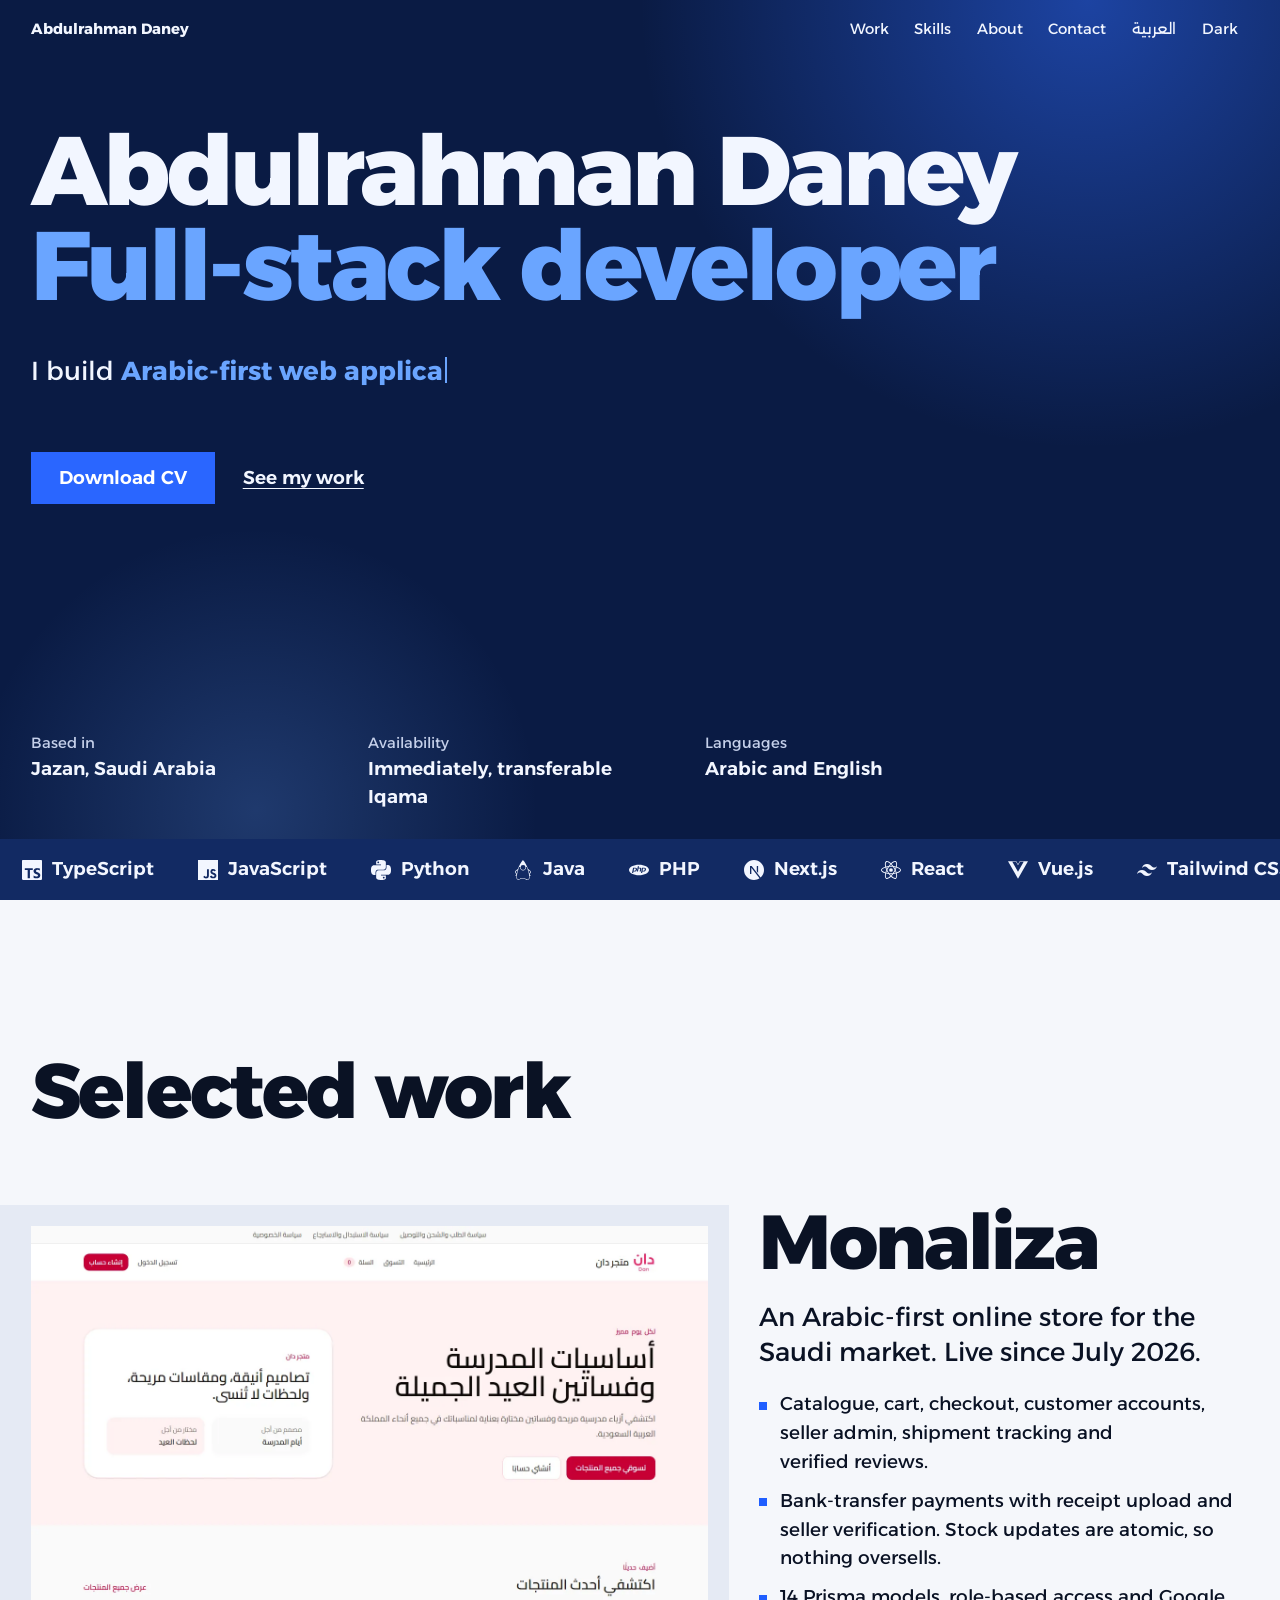
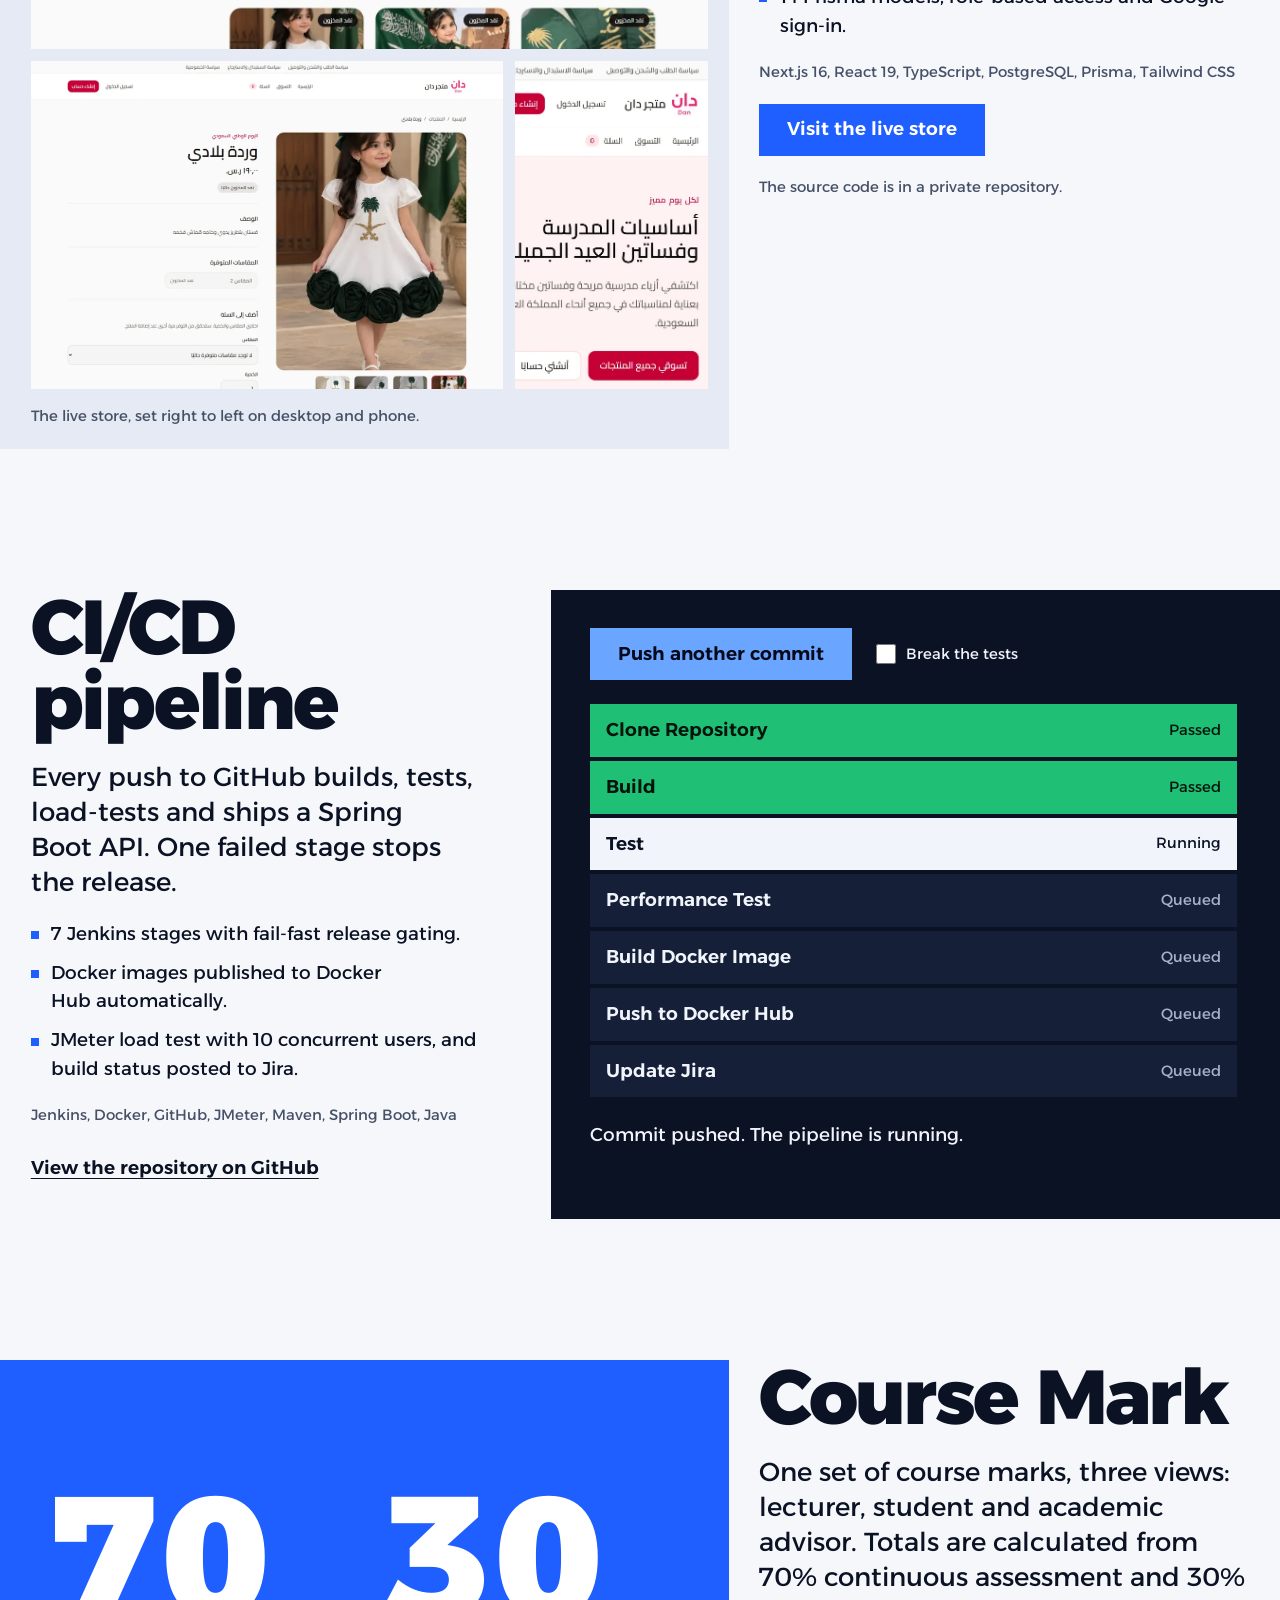
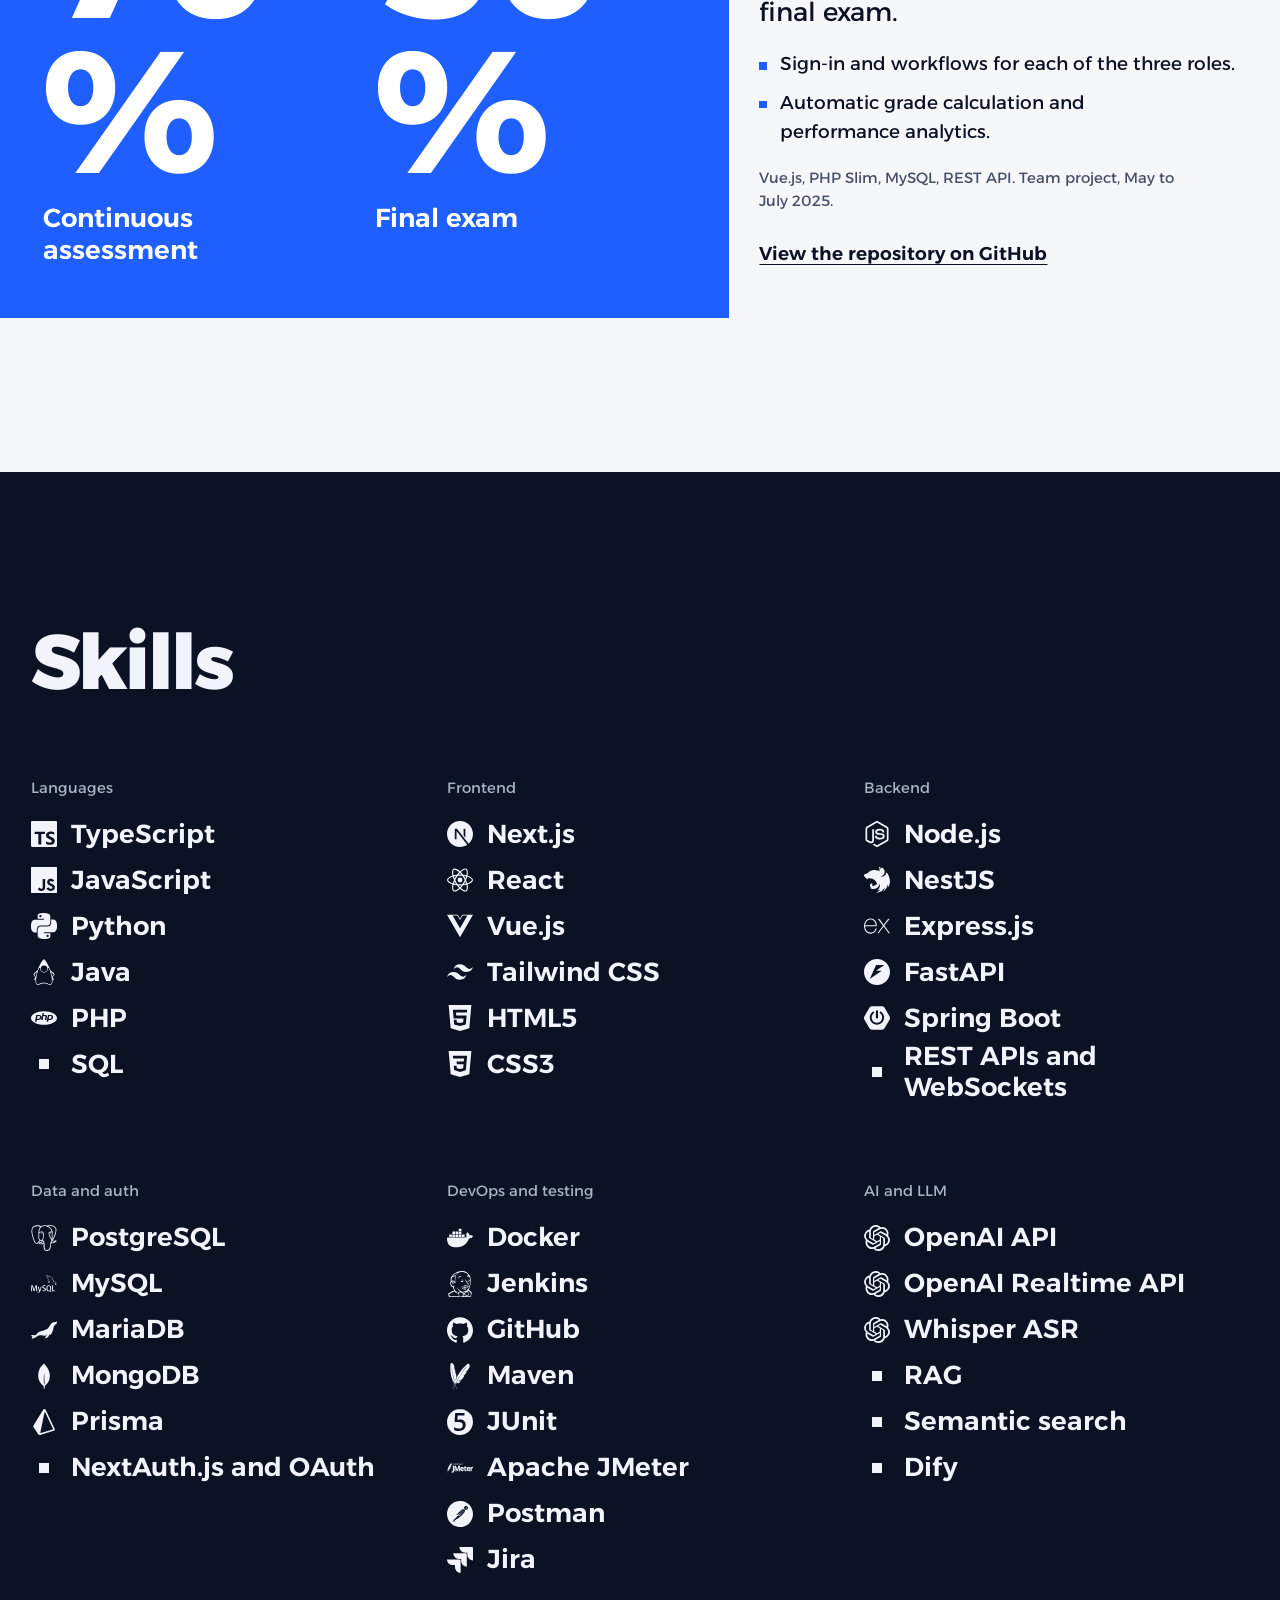
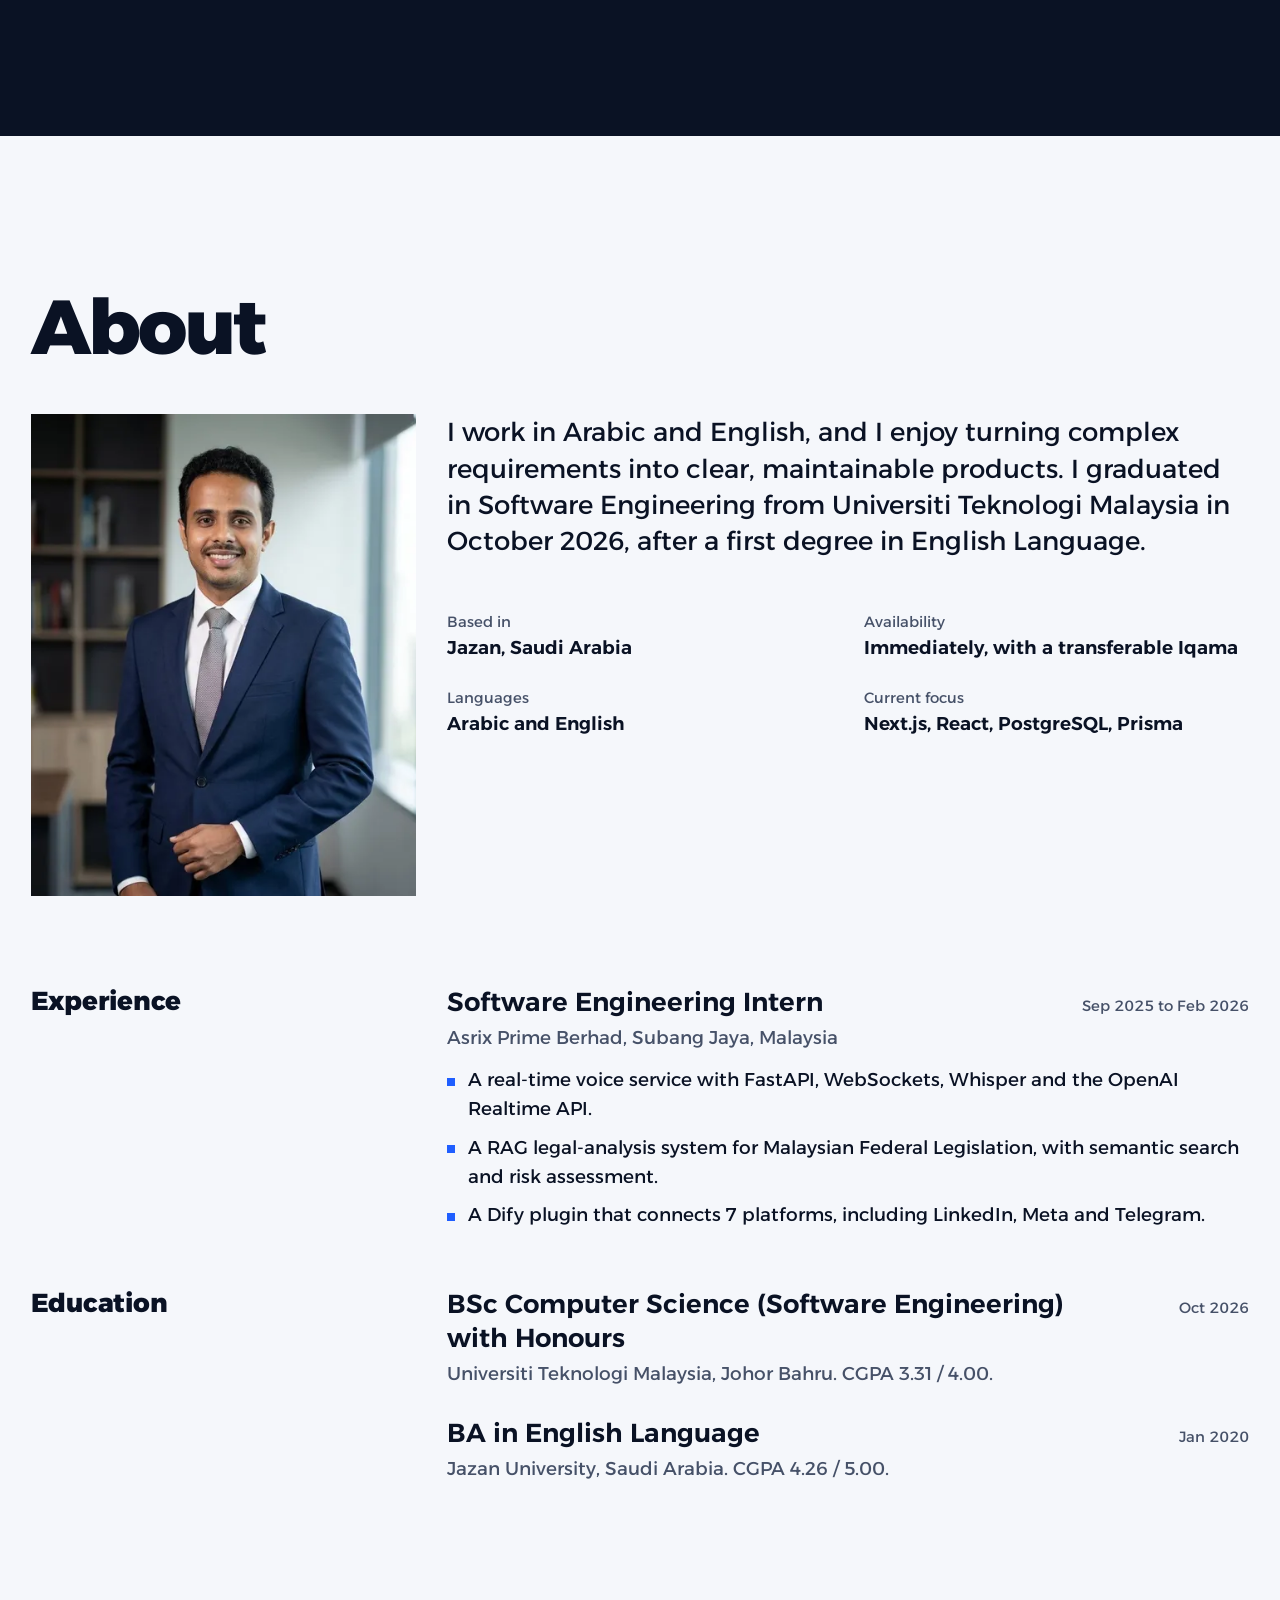
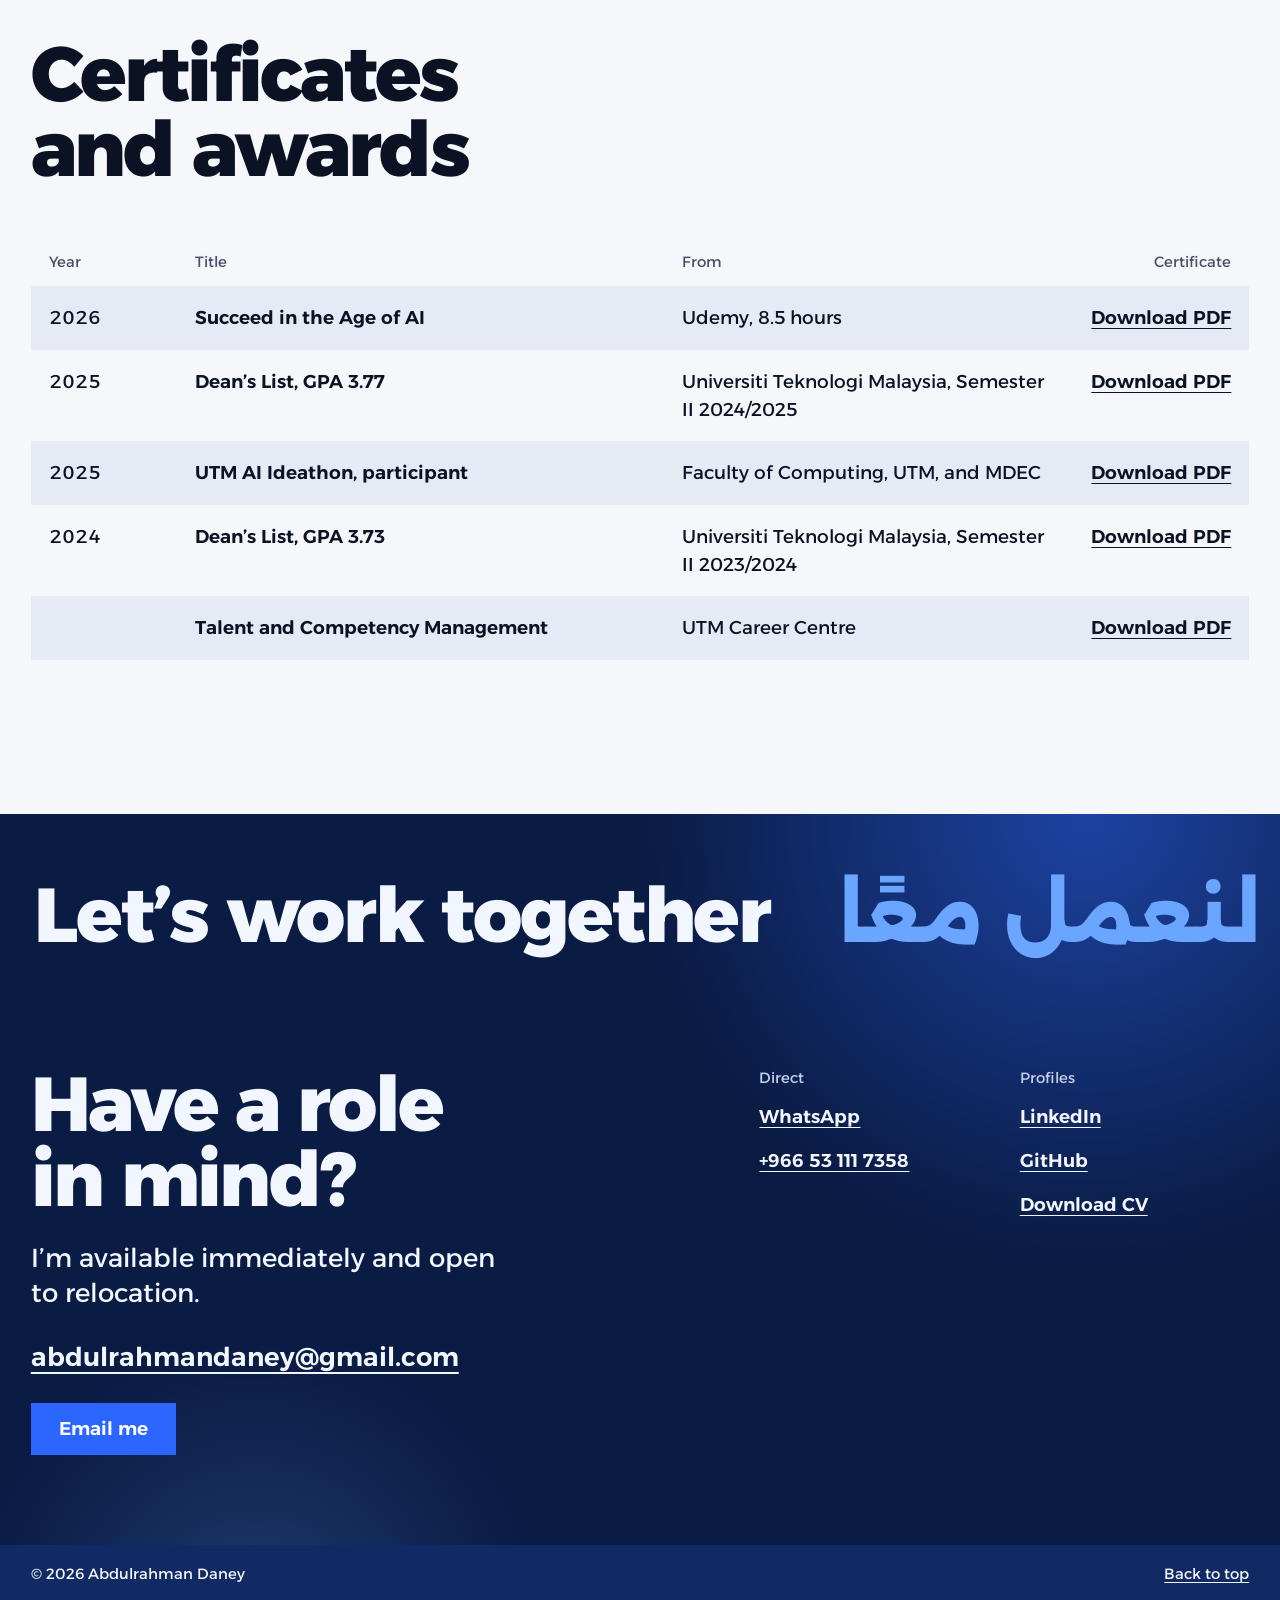
<file: index.html>
<!doctype html>
<html lang="en" dir="ltr" class="no-js">
  <head>
    <meta charset="utf-8" />
    <meta name="viewport" content="width=device-width, initial-scale=1" />
    <title>Abdulrahman Daney | Full-Stack Developer</title>
    <meta name="description" content="Abdulrahman Daney is a full-stack developer in Saudi Arabia building Arabic-first web applications, AI-enabled systems and automated delivery pipelines." />
    <meta name="theme-color" content="#0a1b44" />
    <link rel="canonical" href="https://abdulrahman-daney.github.io/" />
    <link rel="alternate" hreflang="en" href="https://abdulrahman-daney.github.io/" />
    <link rel="alternate" hreflang="ar" href="https://abdulrahman-daney.github.io/ar/" />
    <link rel="alternate" hreflang="x-default" href="https://abdulrahman-daney.github.io/" />
    <meta property="og:type" content="profile" />
    <meta property="og:title" content="Abdulrahman Daney | Full-Stack Developer" />
    <meta property="og:description" content="Abdulrahman Daney is a full-stack developer in Saudi Arabia building Arabic-first web applications, AI-enabled systems and automated delivery pipelines." />
    <meta property="og:url" content="https://abdulrahman-daney.github.io/" />
    <meta property="og:image" content="https://abdulrahman-daney.github.io/assets/img/og.jpg" />
    <meta property="og:image:width" content="1200" />
    <meta property="og:image:height" content="630" />
    <meta property="og:image:alt" content="Abdulrahman Daney, Full-Stack Developer" />
    <meta property="og:locale" content="en_US" />
    <meta property="og:locale:alternate" content="ar_SA" />
    <meta name="twitter:card" content="summary_large_image" />
    <link rel="icon" href="assets/img/favicon.svg" type="image/svg+xml" />
    <link rel="apple-touch-icon" href="assets/img/apple-touch-icon.png" />
    <link rel="preload" href="assets/fonts/alexandria-latin.woff2" as="font" type="font/woff2" crossorigin />
    <script>(function(){var r=document.documentElement;r.classList.replace("no-js","js");try{var t=localStorage.getItem("theme");if(t==="dark"||t==="light")r.dataset.theme=t}catch(e){}})()</script>
    <link rel="stylesheet" href="assets/css/site.css" />
    <script type="application/ld+json">{"@context": "https://schema.org", "@type": "Person", "name": "Abdulrahman Daney", "alternateName": "عبدالرحمن دانعي", "jobTitle": "Full-Stack Developer", "url": "https://abdulrahman-daney.github.io/", "email": "mailto:abdulrahmandaney@gmail.com", "image": "https://abdulrahman-daney.github.io/assets/img/portrait-suit-896.webp", "sameAs": ["https://www.linkedin.com/in/abdulrahman-daney-3bb663234/", "https://github.com/Abdulrahman-Daney"], "knowsLanguage": ["ar", "en"], "address": {"@type": "PostalAddress", "addressLocality": "Jazan", "addressCountry": "SA"}, "alumniOf": [{"@type": "CollegeOrUniversity", "name": "Universiti Teknologi Malaysia"}, {"@type": "CollegeOrUniversity", "name": "Jazan University"}]}</script>
    <script src="assets/js/site.js" defer></script>
  </head>
  <body>
    <a class="skip" href="#main">Skip to content</a>

    <div class="progress" aria-hidden="true"></div>

    <header class="bar">
      <a class="bar-name" href="#top" translate="no">Abdulrahman Daney</a>
      <nav class="bar-nav" aria-label="Sections">
        <a href="#work">Work</a>
        <a href="#skills">Skills</a>
        <a href="#about">About</a>
        <a href="#contact">Contact</a>
      </nav>
      <a href="ar/" hreflang="ar" lang="ar" data-lang-switch>العربية</a>
      <button class="theme-switch" type="button" data-dark="Dark" data-light="Light" data-dark-label="Switch to the dark theme" data-light-label="Switch to the light theme">Dark</button>
    </header>

    <main id="main">
      <section id="top" class="chapter chapter-navy hero">
        <h1><span class="l1">Abdulrahman <b>Daney</b></span><span class="l2">Full-stack developer</span></h1>
        <p class="role-phone">Full-stack developer</p>
        <div class="hero-say">
          <p class="hero-line">
            <span class="sr-only">I build Arabic-first web applications, the APIs and databases behind them, and the pipelines that ship them.</span>
            <span aria-hidden="true">I build <span class="typed" data-phrases='["Arabic-first web applications.","the APIs and databases behind them.","pipelines that ship them.","AI voice and search systems."]'>Arabic-first web applications.</span></span>
          </p>
          <div class="hero-actions">
            <a class="action" href="documents/Abdulrahman_Daney_Full_Stack_Developer_CV.pdf" download>Download CV</a>
            <a class="text-link" href="#work">See my work</a>
          </div>
        </div>
        <dl class="hero-facts">
          <div><dt>Based in</dt><dd>Jazan, Saudi Arabia</dd></div>
          <div><dt>Availability</dt><dd>Immediately, transferable Iqama</dd></div>
          <div><dt>Languages</dt><dd>Arabic and English</dd></div>
        </dl>
        <div class="ticker" aria-hidden="true"><ul class="ticker-track"></ul></div>
      </section>

      <section id="work" class="chapter work" aria-labelledby="work-h">
        <h2 id="work-h" data-rise>Selected work</h2>

        <article class="project">
          <figure class="project-visual shots" data-rise>
            <div class="shot shot-wide"><img src="assets/img/monaliza-home.webp" alt="Home page of the Monaliza store on a desktop screen, in Arabic" width="1440" height="900" loading="lazy" decoding="async" /></div>
            <div class="shot"><img src="assets/img/monaliza-product.webp" alt="A product page in the Monaliza store, with sizes and stock status" width="1200" height="833" loading="lazy" decoding="async" /></div>
            <div class="shot shot-phone"><img src="assets/img/monaliza-phone.webp" alt="The Monaliza home page on a phone" width="480" height="689" loading="lazy" decoding="async" /></div>
            <figcaption>The live store, set right to left on desktop and phone.</figcaption>
          </figure>
          <div class="project-text" data-rise-group>
            <h3>Monaliza</h3>
            <p class="project-lead">An Arabic-first online store for the Saudi market. Live since July 2026.</p>
            <ul class="project-points">
              <li>Catalogue, cart, checkout, customer accounts, seller admin, shipment tracking and verified reviews.</li>
              <li>Bank-transfer payments with receipt upload and seller verification. Stock updates are atomic, so nothing oversells.</li>
              <li>14 Prisma models, role-based access and Google sign-in.</li>
            </ul>
            <p class="project-tech" translate="no">Next.js 16, React 19, TypeScript, PostgreSQL, Prisma, Tailwind CSS</p>
            <a class="action" href="https://monaliza-store.vercel.app/" rel="noopener">Visit the live store</a>
            <p class="project-note">The source code is in a private repository.</p>
          </div>
        </article>

        <article class="project flip">
          <div class="project-text" data-rise-group>
            <h3>CI/CD pipeline</h3>
            <p class="project-lead">Every push to GitHub builds, tests, load-tests and ships a Spring Boot API. One failed stage stops the release.</p>
            <ul class="project-points">
              <li>7 Jenkins stages with fail-fast release gating.</li>
              <li>Docker images published to Docker Hub automatically.</li>
              <li>JMeter load test with 10 concurrent users, and build status posted to Jira.</li>
            </ul>
            <p class="project-tech" translate="no">Jenkins, Docker, GitHub, JMeter, Maven, Spring Boot, Java</p>
            <a class="text-link" href="https://github.com/Abdulrahman-Daney/studentrecords" rel="noopener">View the repository on GitHub</a>
          </div>
          <figure class="project-visual pipe" data-ui data-rise data-words='{"queued":"Queued","running":"Running","passed":"Passed","failed":"Failed","skipped":"Skipped","again":"Push another commit","started":"Commit pushed. The pipeline is running.","shipped":"All 7 stages passed. The image is on Docker Hub and Jira is updated.","stopped":"The tests failed, so the release stopped. Nothing was published."}'>
            <div class="pipe-controls">
              <button class="action pipe-push" type="button">Push a commit</button>
              <label class="pipe-break"><input type="checkbox" /> Break the tests</label>
            </div>
            <ol class="pipe-stages" dir="ltr" lang="en" translate="no">
              <li>Clone Repository <span class="state"></span></li>
              <li>Build <span class="state"></span></li>
              <li>Test <span class="state"></span></li>
              <li>Performance Test <span class="state"></span></li>
              <li>Build Docker Image <span class="state"></span></li>
              <li>Push to Docker Hub <span class="state"></span></li>
              <li>Update Jira <span class="state"></span></li>
            </ol>
            <p class="pipe-result" aria-live="polite">The 7 stages in the project's Jenkinsfile. A failure stops everything after it.</p>
          </figure>
        </article>

        <article class="project">
          <figure class="project-visual marks" data-rise>
            <p class="marks-n" dir="ltr"><span data-count="70">70</span>%</p>
            <p class="marks-n" dir="ltr"><span data-count="30">30</span>%</p>
            <p class="marks-k">Continuous assessment</p>
            <p class="marks-k">Final exam</p>
          </figure>
          <div class="project-text" data-rise-group>
            <h3>Course Mark</h3>
            <p class="project-lead">One set of course marks, three views: lecturer, student and academic advisor. Totals are calculated from 70% continuous assessment and 30% final exam.</p>
            <ul class="project-points">
              <li>Sign-in and workflows for each of the three roles.</li>
              <li>Automatic grade calculation and performance analytics.</li>
            </ul>
            <p class="project-tech"><span translate="no">Vue.js, PHP Slim, MySQL, REST API.</span> Team project, May to July 2025.</p>
            <a class="text-link" href="https://github.com/student-marks-system/student-marks-system" rel="noopener">View the repository on GitHub</a>
          </div>
        </article>
      </section>

      <section id="skills" class="chapter chapter-inverse skills" aria-labelledby="skills-h">
        <h2 id="skills-h" data-rise>Skills</h2>
        <div class="skill-groups" translate="no">
          <div class="skill-group">
            <h3 translate="yes">Languages</h3>
            <ul data-rise-group>
              <li><svg aria-hidden="true"><use href="assets/img/tech.svg#typescript" /></svg>TypeScript</li>
              <li><svg aria-hidden="true"><use href="assets/img/tech.svg#javascript" /></svg>JavaScript</li>
              <li><svg aria-hidden="true"><use href="assets/img/tech.svg#python" /></svg>Python</li>
              <li><svg aria-hidden="true"><use href="assets/img/tech.svg#openjdk" /></svg>Java</li>
              <li><svg aria-hidden="true"><use href="assets/img/tech.svg#php" /></svg>PHP</li>
              <li><span class="dot" aria-hidden="true"></span>SQL</li>
            </ul>
          </div>
          <div class="skill-group">
            <h3 translate="yes">Frontend</h3>
            <ul data-rise-group>
              <li><svg aria-hidden="true"><use href="assets/img/tech.svg#nextdotjs" /></svg>Next.js</li>
              <li><svg aria-hidden="true"><use href="assets/img/tech.svg#react" /></svg>React</li>
              <li><svg aria-hidden="true"><use href="assets/img/tech.svg#vuedotjs" /></svg>Vue.js</li>
              <li><svg aria-hidden="true"><use href="assets/img/tech.svg#tailwindcss" /></svg>Tailwind CSS</li>
              <li><svg aria-hidden="true"><use href="assets/img/tech.svg#html5" /></svg>HTML5</li>
              <li><svg aria-hidden="true"><use href="assets/img/tech.svg#css3" /></svg>CSS3</li>
            </ul>
          </div>
          <div class="skill-group">
            <h3 translate="yes">Backend</h3>
            <ul data-rise-group>
              <li><svg aria-hidden="true"><use href="assets/img/tech.svg#nodedotjs" /></svg>Node.js</li>
              <li><svg aria-hidden="true"><use href="assets/img/tech.svg#nestjs" /></svg>NestJS</li>
              <li><svg aria-hidden="true"><use href="assets/img/tech.svg#express" /></svg>Express.js</li>
              <li><svg aria-hidden="true"><use href="assets/img/tech.svg#fastapi" /></svg>FastAPI</li>
              <li><svg aria-hidden="true"><use href="assets/img/tech.svg#springboot" /></svg>Spring Boot</li>
              <li><span class="dot" aria-hidden="true"></span>REST APIs and WebSockets</li>
            </ul>
          </div>
          <div class="skill-group">
            <h3 translate="yes">Data and auth</h3>
            <ul data-rise-group>
              <li><svg aria-hidden="true"><use href="assets/img/tech.svg#postgresql" /></svg>PostgreSQL</li>
              <li><svg aria-hidden="true"><use href="assets/img/tech.svg#mysql" /></svg>MySQL</li>
              <li><svg aria-hidden="true"><use href="assets/img/tech.svg#mariadb" /></svg>MariaDB</li>
              <li><svg aria-hidden="true"><use href="assets/img/tech.svg#mongodb" /></svg>MongoDB</li>
              <li><svg aria-hidden="true"><use href="assets/img/tech.svg#prisma" /></svg>Prisma</li>
              <li><span class="dot" aria-hidden="true"></span>NextAuth.js and OAuth</li>
            </ul>
          </div>
          <div class="skill-group">
            <h3 translate="yes">DevOps and testing</h3>
            <ul data-rise-group>
              <li><svg aria-hidden="true"><use href="assets/img/tech.svg#docker" /></svg>Docker</li>
              <li><svg aria-hidden="true"><use href="assets/img/tech.svg#jenkins" /></svg>Jenkins</li>
              <li><svg aria-hidden="true"><use href="assets/img/tech.svg#github" /></svg>GitHub</li>
              <li><svg aria-hidden="true"><use href="assets/img/tech.svg#apachemaven" /></svg>Maven</li>
              <li><svg aria-hidden="true"><use href="assets/img/tech.svg#junit5" /></svg>JUnit</li>
              <li><svg aria-hidden="true"><use href="assets/img/tech.svg#apachejmeter" /></svg>Apache JMeter</li>
              <li><svg aria-hidden="true"><use href="assets/img/tech.svg#postman" /></svg>Postman</li>
              <li><svg aria-hidden="true"><use href="assets/img/tech.svg#jira" /></svg>Jira</li>
            </ul>
          </div>
          <div class="skill-group">
            <h3 translate="yes">AI and LLM</h3>
            <ul data-rise-group>
              <li><svg aria-hidden="true"><use href="assets/img/tech.svg#openai" /></svg>OpenAI API</li>
              <li><svg aria-hidden="true"><use href="assets/img/tech.svg#openai" /></svg>OpenAI Realtime API</li>
              <li><svg aria-hidden="true"><use href="assets/img/tech.svg#openai" /></svg>Whisper ASR</li>
              <li><span class="dot" aria-hidden="true"></span>RAG</li>
              <li><span class="dot" aria-hidden="true"></span>Semantic search</li>
              <li><span class="dot" aria-hidden="true"></span>Dify</li>
            </ul>
          </div>
        </div>
      </section>

      <section id="about" class="chapter about" aria-labelledby="about-h">
        <h2 id="about-h" data-rise>About</h2>
        <figure class="about-portrait" data-rise>
          <img src="assets/img/portrait-suit-896.webp" srcset="assets/img/portrait-suit-480.webp 480w, assets/img/portrait-suit-896.webp 896w" sizes="(min-width: 600px) 34vw, 100vw" alt="Abdulrahman Daney in a navy suit and grey tie, in an office with bookshelves" width="896" height="1084" loading="lazy" decoding="async" />
        </figure>
        <div class="about-main" data-rise-group>
          <p class="about-lead">I work in Arabic and English, and I enjoy turning complex requirements into clear, maintainable products. I graduated in Software Engineering from Universiti Teknologi Malaysia in October 2026, after a first degree in English Language.</p>
          <dl class="fact-list">
            <div><dt>Based in</dt><dd>Jazan, Saudi Arabia</dd></div>
            <div><dt>Availability</dt><dd>Immediately, with a transferable Iqama</dd></div>
            <div><dt>Languages</dt><dd>Arabic and English</dd></div>
            <div><dt>Current focus</dt><dd translate="no">Next.js, React, PostgreSQL, Prisma</dd></div>
          </dl>
        </div>

        <div class="record" id="experience">
          <h3 data-rise>Experience</h3>
          <div class="record-body" data-rise-group>
            <article class="entry">
              <p class="entry-title">Software Engineering Intern</p>
              <p class="entry-when">Sep 2025 to Feb 2026</p>
              <p class="entry-where">Asrix Prime Berhad, Subang Jaya, Malaysia</p>
              <ul class="project-points">
                <li>A real-time voice service with FastAPI, WebSockets, Whisper and the OpenAI Realtime API.</li>
                <li>A RAG legal-analysis system for Malaysian Federal Legislation, with semantic search and risk assessment.</li>
                <li>A Dify plugin that connects 7 platforms, including LinkedIn, Meta and Telegram.</li>
              </ul>
            </article>
          </div>
        </div>

        <div class="record" id="education">
          <h3 data-rise>Education</h3>
          <div class="record-body" data-rise-group>
            <article class="entry">
              <p class="entry-title">BSc Computer Science (Software Engineering) with Honours</p>
              <p class="entry-when">Oct 2026</p>
              <p class="entry-where">Universiti Teknologi Malaysia, Johor Bahru. CGPA 3.31 / 4.00.</p>
            </article>
            <article class="entry">
              <p class="entry-title">BA in English Language</p>
              <p class="entry-when">Jan 2020</p>
              <p class="entry-where">Jazan University, Saudi Arabia. CGPA 4.26 / 5.00.</p>
            </article>
          </div>
        </div>
      </section>

      <section id="certifications" class="chapter certs" aria-labelledby="certifications-h">
        <h2 id="certifications-h" data-rise>Certificates and awards</h2>
        <table class="cert-table">
          <thead>
            <tr><th scope="col">Year</th><th scope="col">Title</th><th scope="col">From</th><th scope="col" class="get">Certificate</th></tr>
          </thead>
          <tbody data-rise-group>
            <tr><td class="year">2026</td><td class="title">Succeed in the Age of AI</td><td class="body">Udemy, 8.5 hours</td><td class="get"><a href="certifications/succeed-in-the-age-of-ai.pdf" download aria-label="Download the Succeed in the Age of AI certificate">Download PDF</a></td></tr>
            <tr><td class="year">2025</td><td class="title">Dean’s List, GPA 3.77</td><td class="body">Universiti Teknologi Malaysia, Semester II 2024/2025</td><td class="get"><a href="certifications/deans-list-2024-2025.pdf" download aria-label="Download the Dean’s List 2024/2025 certificate">Download PDF</a></td></tr>
            <tr><td class="year">2025</td><td class="title">UTM AI Ideathon, participant</td><td class="body">Faculty of Computing, UTM, and MDEC</td><td class="get"><a href="certifications/utm-ai-ideathon-2025.pdf" download aria-label="Download the UTM AI Ideathon certificate">Download PDF</a></td></tr>
            <tr><td class="year">2024</td><td class="title">Dean’s List, GPA 3.73</td><td class="body">Universiti Teknologi Malaysia, Semester II 2023/2024</td><td class="get"><a href="certifications/deans-list-2023-2024.pdf" download aria-label="Download the Dean’s List 2023/2024 certificate">Download PDF</a></td></tr>
            <tr><td class="year"></td><td class="title">Talent and Competency Management</td><td class="body">UTM Career Centre</td><td class="get"><a href="certifications/talent-and-competency-management.pdf" download aria-label="Download the Talent and Competency Management certificate">Download PDF</a></td></tr>
          </tbody>
        </table>
      </section>
    </main>

    <footer id="contact" class="chapter chapter-navy close" aria-labelledby="contact-h">
      <div class="banner" aria-hidden="true">
        <div class="banner-track"><span>Let’s work together</span><span lang="ar" dir="rtl">لنعمل معًا</span><span>Let’s work together</span><span lang="ar" dir="rtl">لنعمل معًا</span></div>
      </div>
      <div class="close-grid">
        <div class="close-invite" data-rise-group>
          <h2 id="contact-h">Have a role in mind?</h2>
          <p>I’m available immediately and open to relocation.</p>
          <a class="close-mail ltr" href="mailto:abdulrahmandaney@gmail.com" translate="no">abdulrahmandaney@gmail.com</a>
          <a class="action" href="mailto:abdulrahmandaney@gmail.com?subject=A%20role%20for%20you">Email me</a>
        </div>
        <div class="close-links" data-rise-group>
          <nav class="link-list" aria-labelledby="direct-h">
            <h3 id="direct-h">Direct</h3>
            <a href="https://wa.me/966531117358" rel="noopener">WhatsApp</a>
            <a href="tel:+966531117358"><span class="ltr">+966 53 111 7358</span></a>
          </nav>
          <nav class="link-list" aria-labelledby="profiles-h">
            <h3 id="profiles-h">Profiles</h3>
            <a href="https://www.linkedin.com/in/abdulrahman-daney-3bb663234/" rel="noopener">LinkedIn</a>
            <a href="https://github.com/Abdulrahman-Daney" rel="noopener">GitHub</a>
            <a href="documents/Abdulrahman_Daney_Full_Stack_Developer_CV.pdf" download>Download CV</a>
          </nav>
        </div>
      </div>
      <div class="credits">
        <p>© 2026 Abdulrahman Daney</p>
        <a href="#top">Back to top</a>
      </div>
    </footer>
  </body>
</html>
</file>
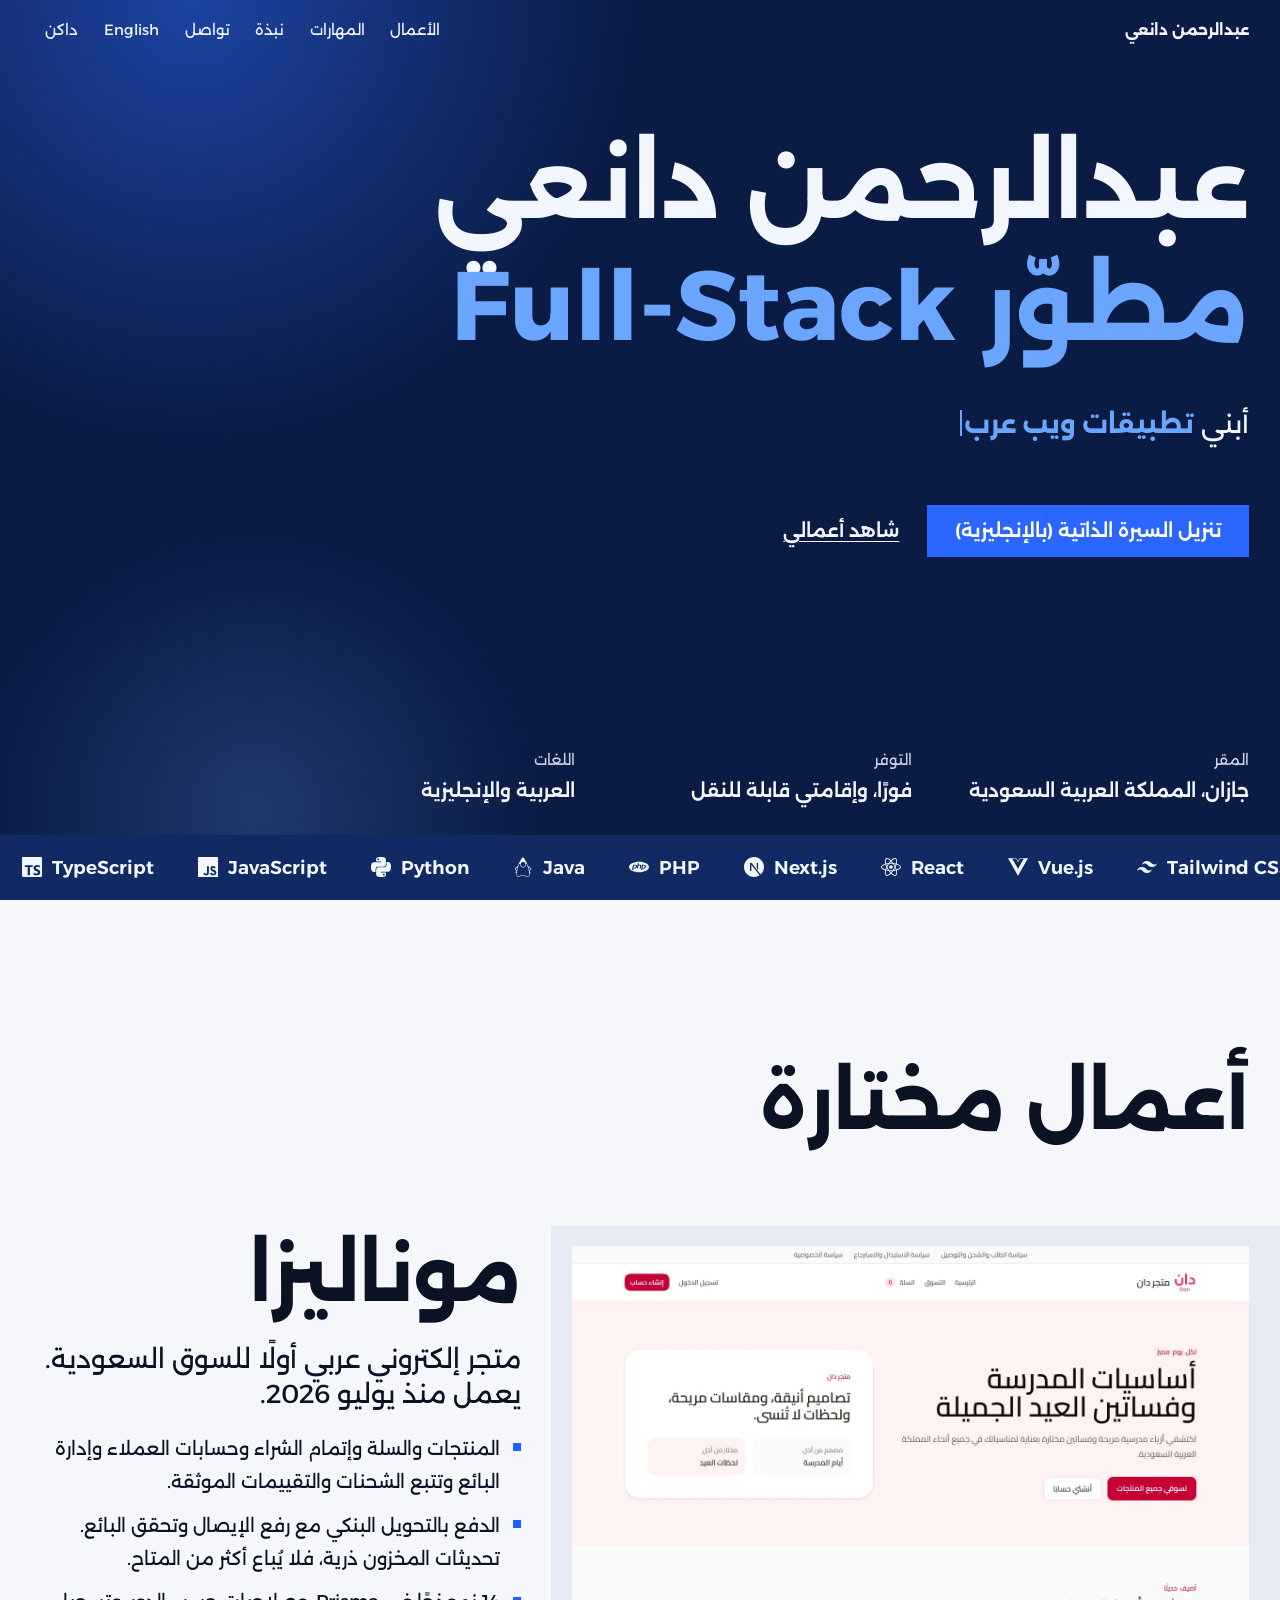
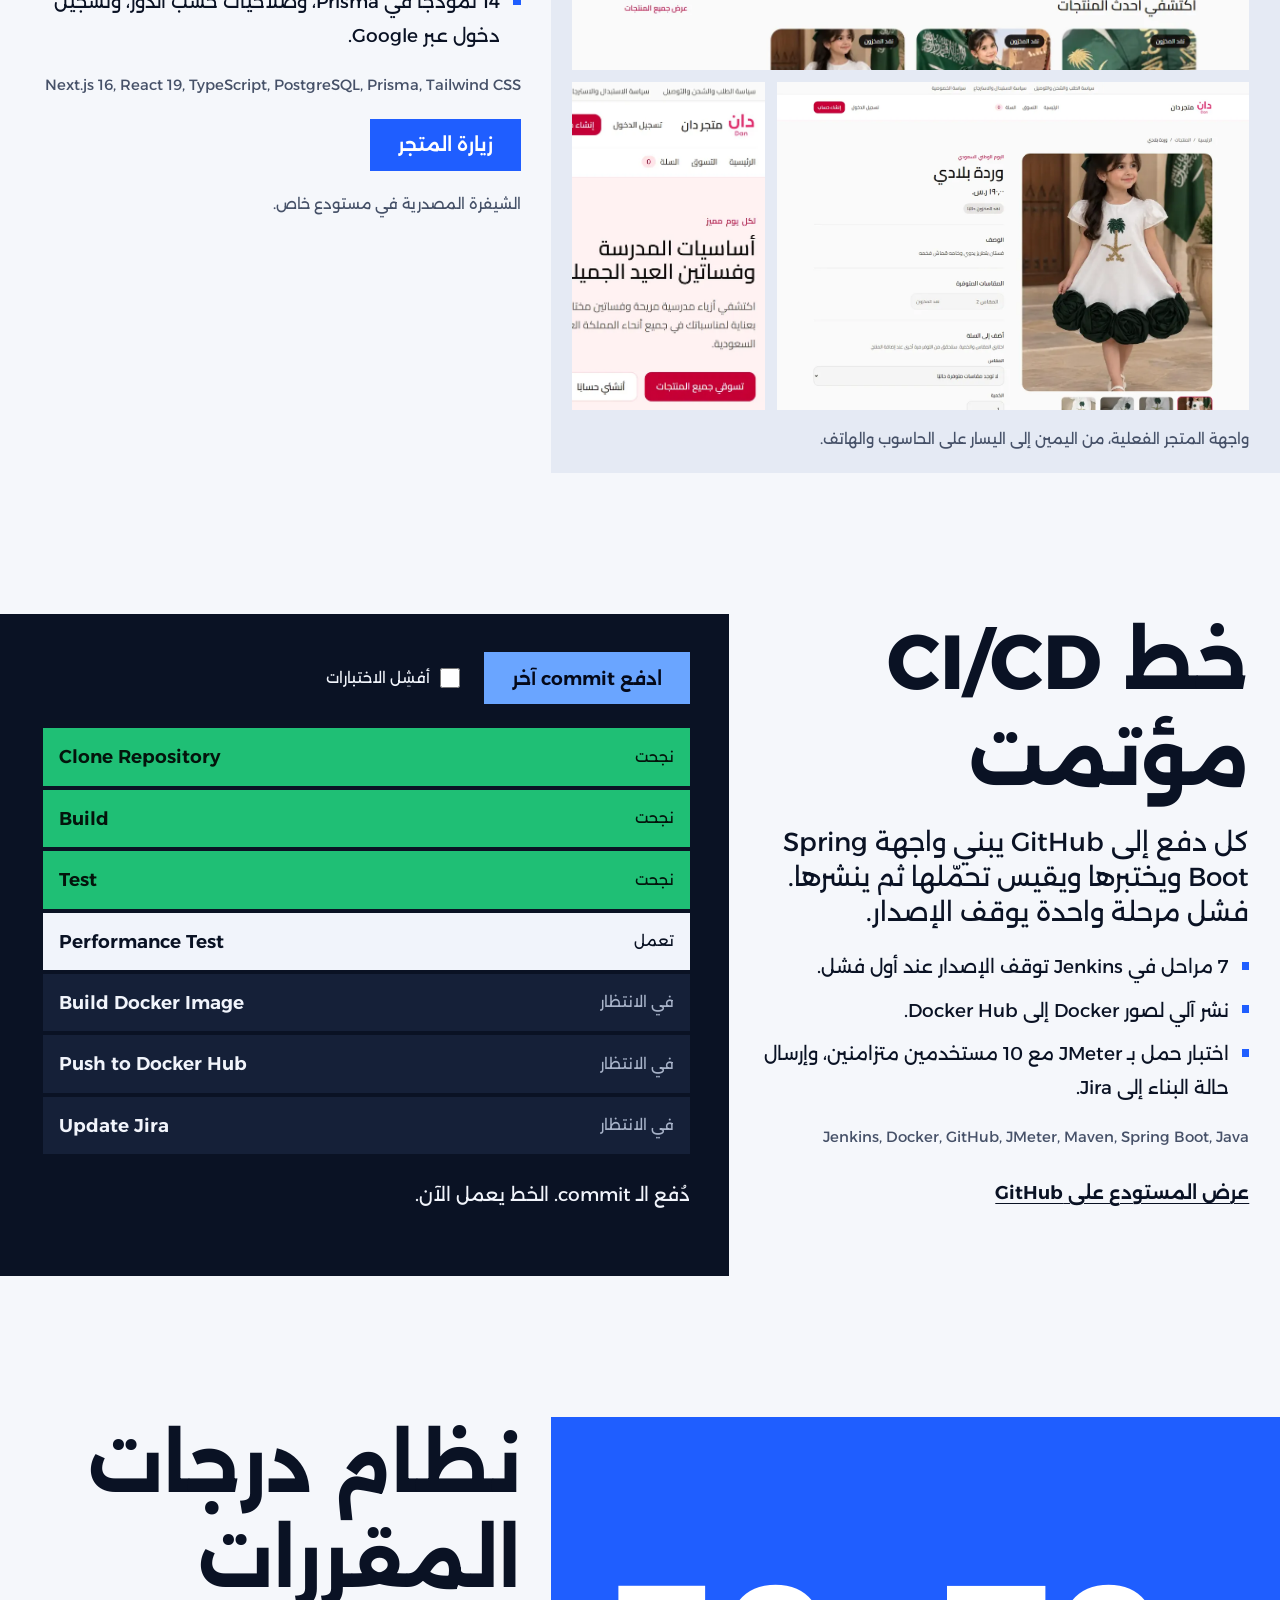
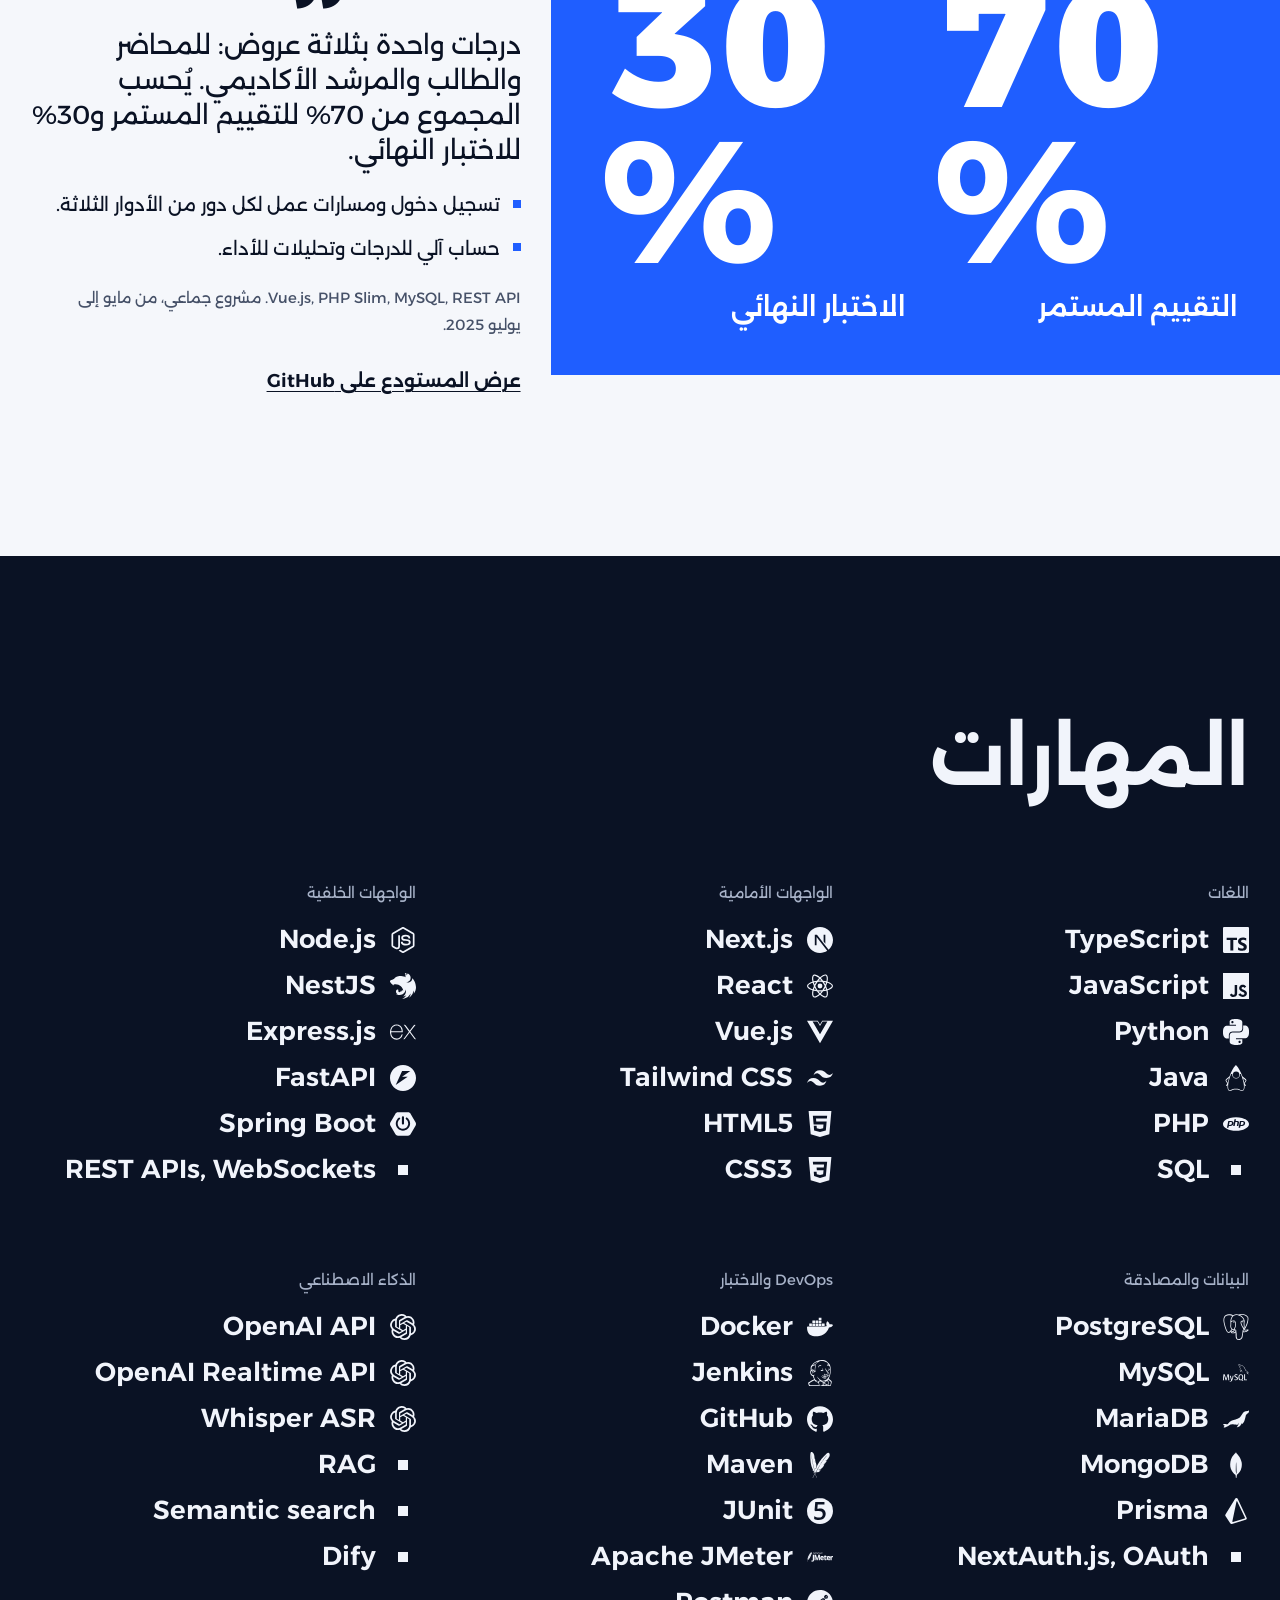
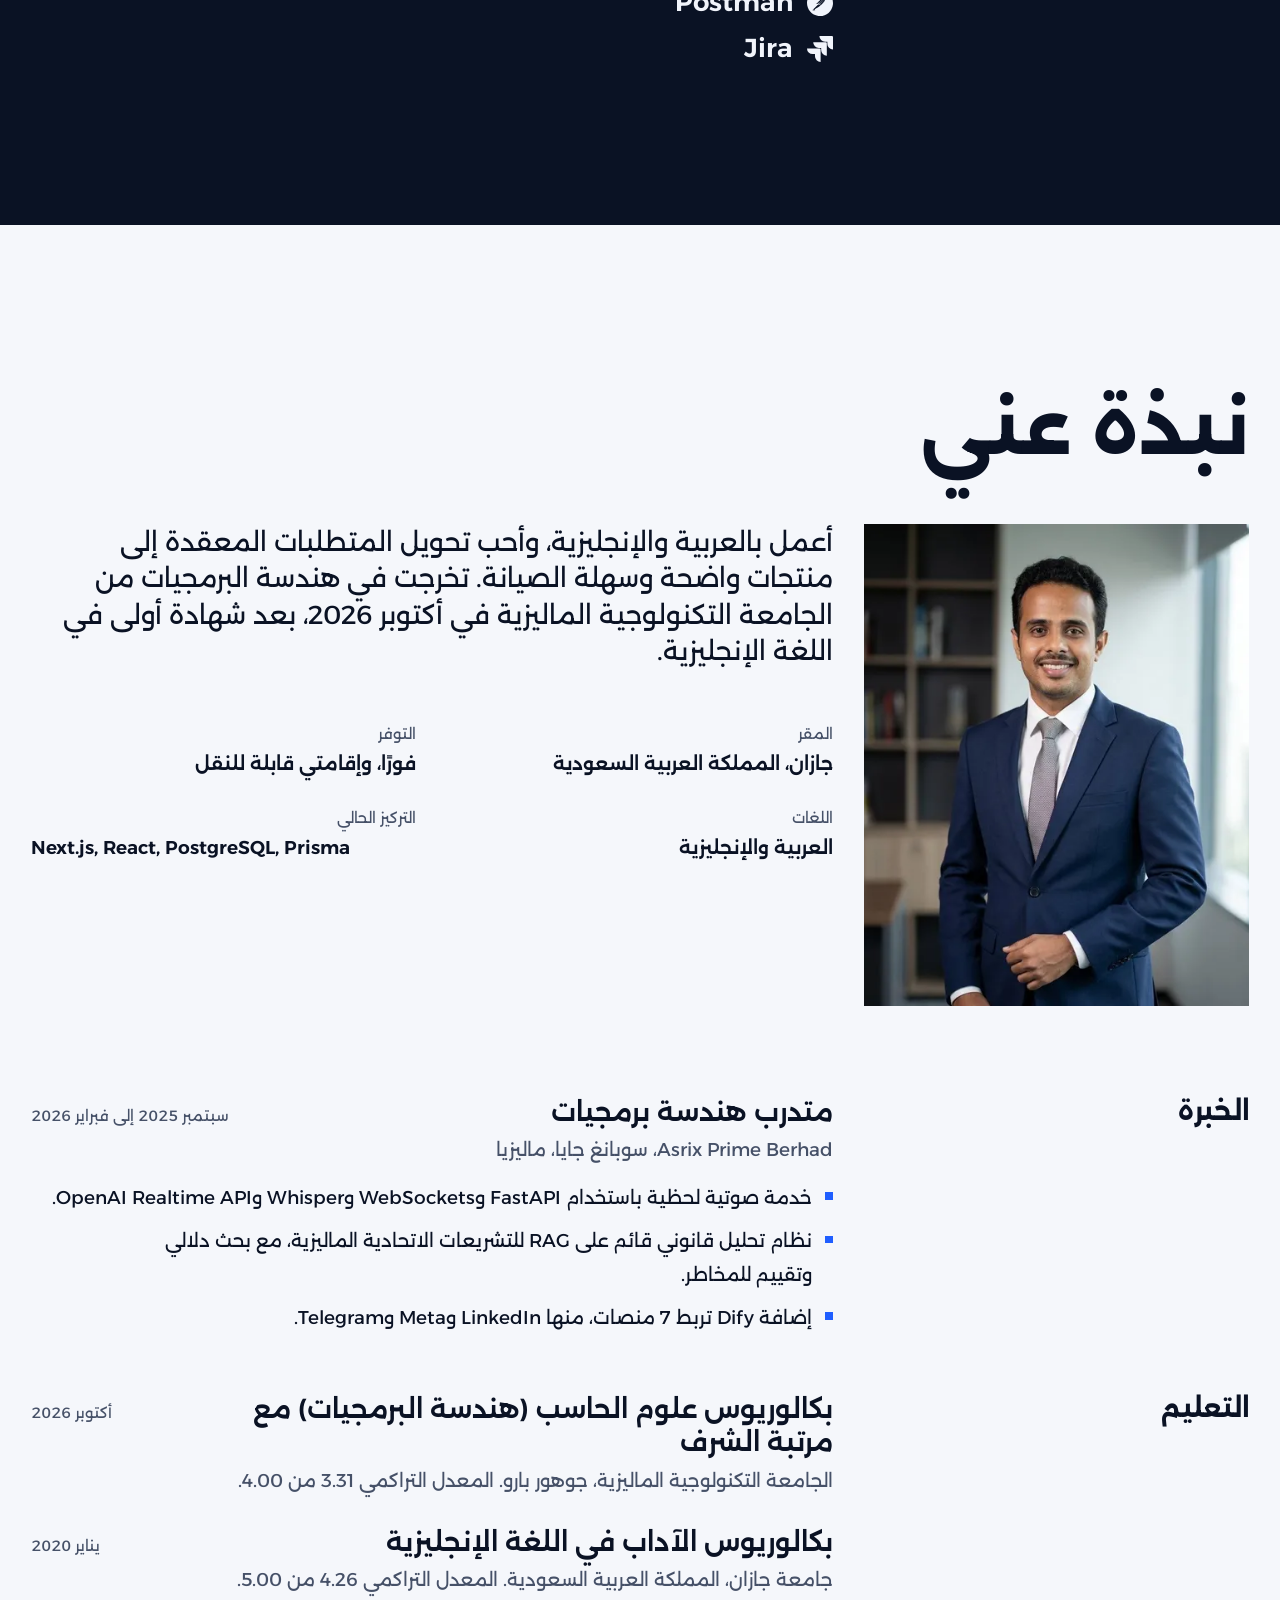
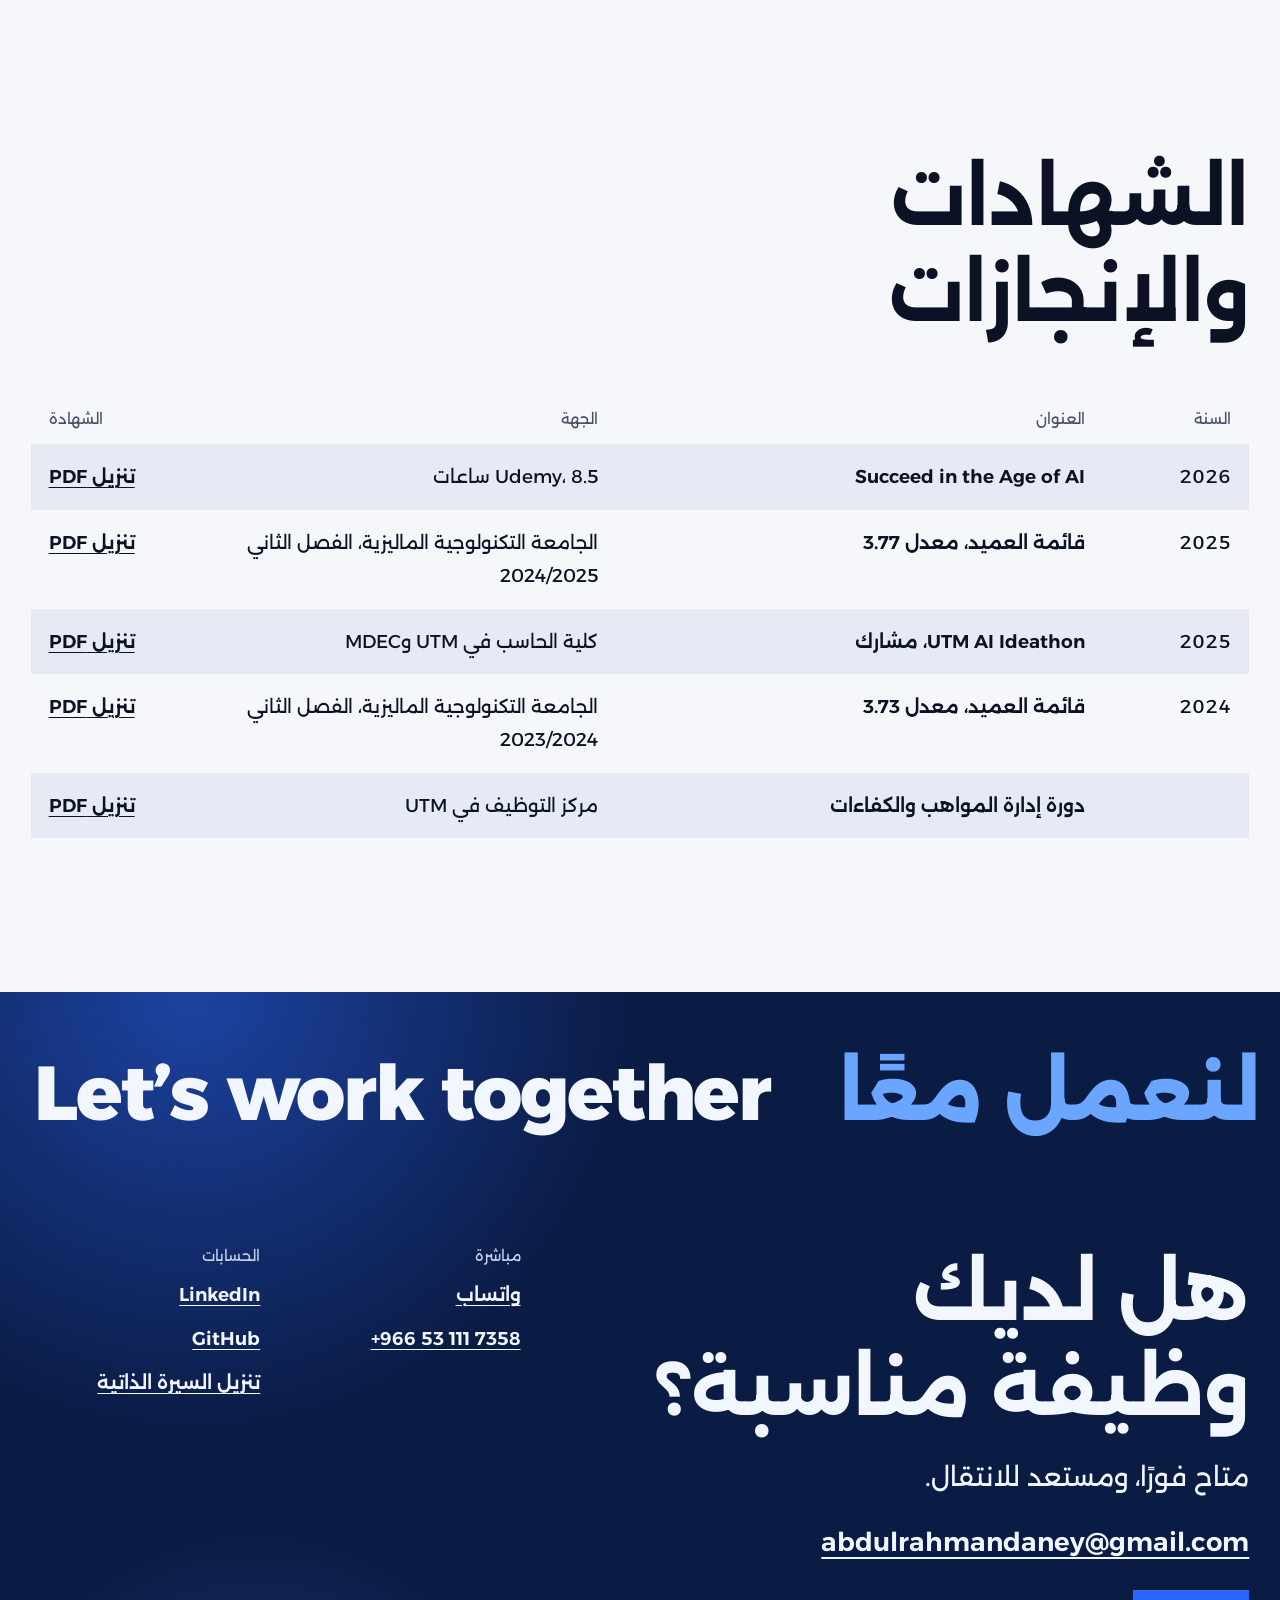
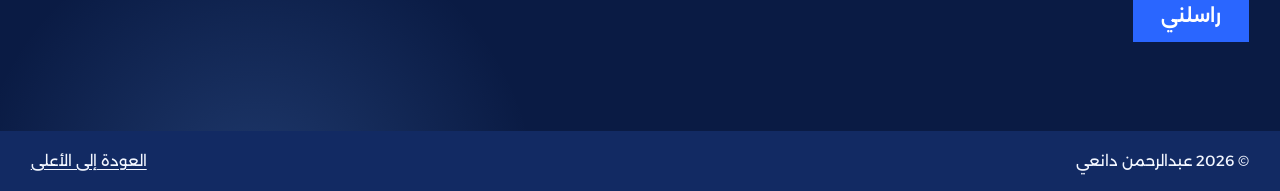
<file: ar/index.html>
<!doctype html>
<html lang="ar" dir="rtl" class="no-js">
  <head>
    <meta charset="utf-8" />
    <meta name="viewport" content="width=device-width, initial-scale=1" />
    <title>عبدالرحمن دانعي | مطوّر Full-Stack</title>
    <meta name="description" content="عبدالرحمن دانعي مطوّر Full-Stack في المملكة العربية السعودية، يبني تطبيقات ويب عربية أولًا وأنظمة تعتمد على الذكاء الاصطناعي وخطوط نشر مؤتمتة." />
    <meta name="theme-color" content="#0a1b44" />
    <link rel="canonical" href="https://abdulrahman-daney.github.io/ar/" />
    <link rel="alternate" hreflang="en" href="https://abdulrahman-daney.github.io/" />
    <link rel="alternate" hreflang="ar" href="https://abdulrahman-daney.github.io/ar/" />
    <link rel="alternate" hreflang="x-default" href="https://abdulrahman-daney.github.io/" />
    <meta property="og:type" content="profile" />
    <meta property="og:title" content="عبدالرحمن دانعي | مطوّر Full-Stack" />
    <meta property="og:description" content="عبدالرحمن دانعي مطوّر Full-Stack في المملكة العربية السعودية، يبني تطبيقات ويب عربية أولًا وأنظمة تعتمد على الذكاء الاصطناعي وخطوط نشر مؤتمتة." />
    <meta property="og:url" content="https://abdulrahman-daney.github.io/ar/" />
    <meta property="og:image" content="https://abdulrahman-daney.github.io/assets/img/og.jpg" />
    <meta property="og:image:width" content="1200" />
    <meta property="og:image:height" content="630" />
    <meta property="og:image:alt" content="عبدالرحمن دانعي، مطوّر Full-Stack" />
    <meta property="og:locale" content="ar_SA" />
    <meta property="og:locale:alternate" content="en_US" />
    <meta name="twitter:card" content="summary_large_image" />
    <link rel="icon" href="../assets/img/favicon.svg" type="image/svg+xml" />
    <link rel="apple-touch-icon" href="../assets/img/apple-touch-icon.png" />
    <link rel="preload" href="../assets/fonts/alexandria-arabic.woff2" as="font" type="font/woff2" crossorigin />
    <script>(function(){var r=document.documentElement;r.classList.replace("no-js","js");try{var t=localStorage.getItem("theme");if(t==="dark"||t==="light")r.dataset.theme=t}catch(e){}})()</script>
    <link rel="stylesheet" href="../assets/css/site.css" />
    <script type="application/ld+json">{"@context": "https://schema.org", "@type": "Person", "name": "عبدالرحمن دانعي", "alternateName": "Abdulrahman Daney", "jobTitle": "Full-Stack Developer", "url": "https://abdulrahman-daney.github.io/ar/", "email": "mailto:abdulrahmandaney@gmail.com", "image": "https://abdulrahman-daney.github.io/assets/img/portrait-suit-896.webp", "sameAs": ["https://www.linkedin.com/in/abdulrahman-daney-3bb663234/", "https://github.com/Abdulrahman-Daney"], "knowsLanguage": ["ar", "en"], "address": {"@type": "PostalAddress", "addressLocality": "Jazan", "addressCountry": "SA"}, "alumniOf": [{"@type": "CollegeOrUniversity", "name": "Universiti Teknologi Malaysia"}, {"@type": "CollegeOrUniversity", "name": "Jazan University"}]}</script>
    <script src="../assets/js/site.js" defer></script>
  </head>
  <body>
    <a class="skip" href="#main">الانتقال إلى المحتوى</a>

    <div class="progress" aria-hidden="true"></div>

    <header class="bar">
      <a class="bar-name" href="#top" translate="no">عبدالرحمن دانعي</a>
      <nav class="bar-nav" aria-label="الأقسام">
        <a href="#work">الأعمال</a>
        <a href="#skills">المهارات</a>
        <a href="#about">نبذة</a>
        <a href="#contact">تواصل</a>
      </nav>
      <a href="../" hreflang="en" lang="en" data-lang-switch>English</a>
      <button class="theme-switch" type="button" data-dark="داكن" data-light="فاتح" data-dark-label="التبديل إلى المظهر الداكن" data-light-label="التبديل إلى المظهر الفاتح">داكن</button>
    </header>

    <main id="main">
      <section id="top" class="chapter chapter-navy hero">
        <h1><span class="l1">عبدالرحمن <b>دانعي</b></span><span class="l2">مطوّر Full-Stack</span></h1>
        <p class="role-phone">مطوّر Full-Stack</p>
        <div class="hero-say">
          <p class="hero-line">
            <span class="sr-only">أبني تطبيقات ويب عربية أولًا، والواجهات البرمجية وقواعد البيانات خلفها، وخطوط النشر التي توصلها.</span>
            <span aria-hidden="true">أبني <span class="typed" data-phrases='["تطبيقات ويب عربية أولًا.","الواجهات البرمجية وقواعد البيانات.","خطوط نشر مؤتمتة.","أنظمة صوت وبحث بالذكاء الاصطناعي."]'>تطبيقات ويب عربية أولًا.</span></span>
          </p>
          <div class="hero-actions">
            <a class="action" href="../documents/Abdulrahman_Daney_Full_Stack_Developer_CV.pdf" download>تنزيل السيرة الذاتية (بالإنجليزية)</a>
            <a class="text-link" href="#work">شاهد أعمالي</a>
          </div>
        </div>
        <dl class="hero-facts">
          <div><dt>المقر</dt><dd>جازان، المملكة العربية السعودية</dd></div>
          <div><dt>التوفر</dt><dd>فورًا، وإقامتي قابلة للنقل</dd></div>
          <div><dt>اللغات</dt><dd>العربية والإنجليزية</dd></div>
        </dl>
        <div class="ticker" aria-hidden="true"><ul class="ticker-track"></ul></div>
      </section>

      <section id="work" class="chapter work" aria-labelledby="work-h">
        <h2 id="work-h" data-rise>أعمال مختارة</h2>

        <article class="project">
          <figure class="project-visual shots" data-rise>
            <div class="shot shot-wide"><img src="../assets/img/monaliza-home.webp" alt="الصفحة الرئيسية لمتجر موناليزا على شاشة حاسوب، بالعربية" width="1440" height="900" loading="lazy" decoding="async" /></div>
            <div class="shot"><img src="../assets/img/monaliza-product.webp" alt="صفحة منتج في متجر موناليزا تعرض المقاسات وحالة المخزون" width="1200" height="833" loading="lazy" decoding="async" /></div>
            <div class="shot shot-phone"><img src="../assets/img/monaliza-phone.webp" alt="الصفحة الرئيسية لمتجر موناليزا على الهاتف" width="480" height="689" loading="lazy" decoding="async" /></div>
            <figcaption>واجهة المتجر الفعلية، من اليمين إلى اليسار على الحاسوب والهاتف.</figcaption>
          </figure>
          <div class="project-text" data-rise-group>
            <h3>موناليزا</h3>
            <p class="project-lead">متجر إلكتروني عربي أولًا للسوق السعودية. يعمل منذ يوليو 2026.</p>
            <ul class="project-points">
              <li>المنتجات والسلة وإتمام الشراء وحسابات العملاء وإدارة البائع وتتبع الشحنات والتقييمات الموثقة.</li>
              <li>الدفع بالتحويل البنكي مع رفع الإيصال وتحقق البائع. تحديثات المخزون ذرية، فلا يُباع أكثر من المتاح.</li>
              <li>14 نموذجًا في Prisma، وصلاحيات حسب الدور، وتسجيل دخول عبر Google.</li>
            </ul>
            <p class="project-tech" dir="ltr" lang="en" translate="no">Next.js 16, React 19, TypeScript, PostgreSQL, Prisma, Tailwind CSS</p>
            <a class="action" href="https://monaliza-store.vercel.app/" rel="noopener">زيارة المتجر</a>
            <p class="project-note">الشيفرة المصدرية في مستودع خاص.</p>
          </div>
        </article>

        <article class="project flip">
          <div class="project-text" data-rise-group>
            <h3>خط CI/CD مؤتمت</h3>
            <p class="project-lead">كل دفع إلى GitHub يبني واجهة Spring Boot ويختبرها ويقيس تحمّلها ثم ينشرها. فشل مرحلة واحدة يوقف الإصدار.</p>
            <ul class="project-points">
              <li>7 مراحل في Jenkins توقف الإصدار عند أول فشل.</li>
              <li>نشر آلي لصور Docker إلى Docker Hub.</li>
              <li>اختبار حمل بـ JMeter مع 10 مستخدمين متزامنين، وإرسال حالة البناء إلى Jira.</li>
            </ul>
            <p class="project-tech" dir="ltr" lang="en" translate="no">Jenkins, Docker, GitHub, JMeter, Maven, Spring Boot, Java</p>
            <a class="text-link" href="https://github.com/Abdulrahman-Daney/studentrecords" rel="noopener">عرض المستودع على GitHub</a>
          </div>
          <figure class="project-visual pipe" data-ui data-rise data-words='{"queued":"في الانتظار","running":"تعمل","passed":"نجحت","failed":"فشلت","skipped":"تُخطّيت","again":"ادفع commit آخر","started":"دُفع الـ commit. الخط يعمل الآن.","shipped":"نجحت المراحل السبع. الصورة على Docker Hub وJira محدّث.","stopped":"فشلت الاختبارات فتوقف الإصدار. لم يُنشر شيء."}'>
            <div class="pipe-controls">
              <button class="action pipe-push" type="button">ادفع commit</button>
              <label class="pipe-break"><input type="checkbox" /> أفشِل الاختبارات</label>
            </div>
            <ol class="pipe-stages" dir="ltr" lang="en" translate="no">
              <li>Clone Repository <span class="state" lang="ar"></span></li>
              <li>Build <span class="state" lang="ar"></span></li>
              <li>Test <span class="state" lang="ar"></span></li>
              <li>Performance Test <span class="state" lang="ar"></span></li>
              <li>Build Docker Image <span class="state" lang="ar"></span></li>
              <li>Push to Docker Hub <span class="state" lang="ar"></span></li>
              <li>Update Jira <span class="state" lang="ar"></span></li>
            </ol>
            <p class="pipe-result" aria-live="polite">المراحل السبع في Jenkinsfile المشروع. أي فشل يوقف كل ما بعده.</p>
          </figure>
        </article>

        <article class="project">
          <figure class="project-visual marks" data-rise>
            <p class="marks-n" dir="ltr"><span data-count="70">70</span>%</p>
            <p class="marks-n" dir="ltr"><span data-count="30">30</span>%</p>
            <p class="marks-k">التقييم المستمر</p>
            <p class="marks-k">الاختبار النهائي</p>
          </figure>
          <div class="project-text" data-rise-group>
            <h3>نظام درجات المقررات</h3>
            <p class="project-lead">درجات واحدة بثلاثة عروض: للمحاضر والطالب والمرشد الأكاديمي. يُحسب المجموع من 70% للتقييم المستمر و30% للاختبار النهائي.</p>
            <ul class="project-points">
              <li>تسجيل دخول ومسارات عمل لكل دور من الأدوار الثلاثة.</li>
              <li>حساب آلي للدرجات وتحليلات للأداء.</li>
            </ul>
            <p class="project-tech"><span dir="ltr" lang="en" translate="no">Vue.js, PHP Slim, MySQL, REST API</span>. مشروع جماعي، من مايو إلى يوليو 2025.</p>
            <a class="text-link" href="https://github.com/student-marks-system/student-marks-system" rel="noopener">عرض المستودع على GitHub</a>
          </div>
        </article>
      </section>

      <section id="skills" class="chapter chapter-inverse skills" aria-labelledby="skills-h">
        <h2 id="skills-h" data-rise>المهارات</h2>
        <div class="skill-groups">
          <div class="skill-group">
            <h3>اللغات</h3>
            <ul data-rise-group lang="en" translate="no">
              <li><svg aria-hidden="true"><use href="../assets/img/tech.svg#typescript" /></svg>TypeScript</li>
              <li><svg aria-hidden="true"><use href="../assets/img/tech.svg#javascript" /></svg>JavaScript</li>
              <li><svg aria-hidden="true"><use href="../assets/img/tech.svg#python" /></svg>Python</li>
              <li><svg aria-hidden="true"><use href="../assets/img/tech.svg#openjdk" /></svg>Java</li>
              <li><svg aria-hidden="true"><use href="../assets/img/tech.svg#php" /></svg>PHP</li>
              <li><span class="dot" aria-hidden="true"></span>SQL</li>
            </ul>
          </div>
          <div class="skill-group">
            <h3>الواجهات الأمامية</h3>
            <ul data-rise-group lang="en" translate="no">
              <li><svg aria-hidden="true"><use href="../assets/img/tech.svg#nextdotjs" /></svg>Next.js</li>
              <li><svg aria-hidden="true"><use href="../assets/img/tech.svg#react" /></svg>React</li>
              <li><svg aria-hidden="true"><use href="../assets/img/tech.svg#vuedotjs" /></svg>Vue.js</li>
              <li><svg aria-hidden="true"><use href="../assets/img/tech.svg#tailwindcss" /></svg>Tailwind CSS</li>
              <li><svg aria-hidden="true"><use href="../assets/img/tech.svg#html5" /></svg>HTML5</li>
              <li><svg aria-hidden="true"><use href="../assets/img/tech.svg#css3" /></svg>CSS3</li>
            </ul>
          </div>
          <div class="skill-group">
            <h3>الواجهات الخلفية</h3>
            <ul data-rise-group lang="en" translate="no">
              <li><svg aria-hidden="true"><use href="../assets/img/tech.svg#nodedotjs" /></svg>Node.js</li>
              <li><svg aria-hidden="true"><use href="../assets/img/tech.svg#nestjs" /></svg>NestJS</li>
              <li><svg aria-hidden="true"><use href="../assets/img/tech.svg#express" /></svg>Express.js</li>
              <li><svg aria-hidden="true"><use href="../assets/img/tech.svg#fastapi" /></svg>FastAPI</li>
              <li><svg aria-hidden="true"><use href="../assets/img/tech.svg#springboot" /></svg>Spring Boot</li>
              <li><span class="dot" aria-hidden="true"></span>REST APIs, WebSockets</li>
            </ul>
          </div>
          <div class="skill-group">
            <h3>البيانات والمصادقة</h3>
            <ul data-rise-group lang="en" translate="no">
              <li><svg aria-hidden="true"><use href="../assets/img/tech.svg#postgresql" /></svg>PostgreSQL</li>
              <li><svg aria-hidden="true"><use href="../assets/img/tech.svg#mysql" /></svg>MySQL</li>
              <li><svg aria-hidden="true"><use href="../assets/img/tech.svg#mariadb" /></svg>MariaDB</li>
              <li><svg aria-hidden="true"><use href="../assets/img/tech.svg#mongodb" /></svg>MongoDB</li>
              <li><svg aria-hidden="true"><use href="../assets/img/tech.svg#prisma" /></svg>Prisma</li>
              <li><span class="dot" aria-hidden="true"></span>NextAuth.js, OAuth</li>
            </ul>
          </div>
          <div class="skill-group">
            <h3>DevOps والاختبار</h3>
            <ul data-rise-group lang="en" translate="no">
              <li><svg aria-hidden="true"><use href="../assets/img/tech.svg#docker" /></svg>Docker</li>
              <li><svg aria-hidden="true"><use href="../assets/img/tech.svg#jenkins" /></svg>Jenkins</li>
              <li><svg aria-hidden="true"><use href="../assets/img/tech.svg#github" /></svg>GitHub</li>
              <li><svg aria-hidden="true"><use href="../assets/img/tech.svg#apachemaven" /></svg>Maven</li>
              <li><svg aria-hidden="true"><use href="../assets/img/tech.svg#junit5" /></svg>JUnit</li>
              <li><svg aria-hidden="true"><use href="../assets/img/tech.svg#apachejmeter" /></svg>Apache JMeter</li>
              <li><svg aria-hidden="true"><use href="../assets/img/tech.svg#postman" /></svg>Postman</li>
              <li><svg aria-hidden="true"><use href="../assets/img/tech.svg#jira" /></svg>Jira</li>
            </ul>
          </div>
          <div class="skill-group">
            <h3>الذكاء الاصطناعي</h3>
            <ul data-rise-group lang="en" translate="no">
              <li><svg aria-hidden="true"><use href="../assets/img/tech.svg#openai" /></svg>OpenAI API</li>
              <li><svg aria-hidden="true"><use href="../assets/img/tech.svg#openai" /></svg>OpenAI Realtime API</li>
              <li><svg aria-hidden="true"><use href="../assets/img/tech.svg#openai" /></svg>Whisper ASR</li>
              <li><span class="dot" aria-hidden="true"></span>RAG</li>
              <li><span class="dot" aria-hidden="true"></span>Semantic search</li>
              <li><span class="dot" aria-hidden="true"></span>Dify</li>
            </ul>
          </div>
        </div>
      </section>

      <section id="about" class="chapter about" aria-labelledby="about-h">
        <h2 id="about-h" data-rise>نبذة عني</h2>
        <figure class="about-portrait" data-rise>
          <img src="../assets/img/portrait-suit-896.webp" srcset="../assets/img/portrait-suit-480.webp 480w, ../assets/img/portrait-suit-896.webp 896w" sizes="(min-width: 600px) 34vw, 100vw" alt="عبدالرحمن دانعي ببدلة كحلية وربطة عنق رمادية في مكتب تظهر فيه رفوف الكتب" width="896" height="1084" loading="lazy" decoding="async" />
        </figure>
        <div class="about-main" data-rise-group>
          <p class="about-lead">أعمل بالعربية والإنجليزية، وأحب تحويل المتطلبات المعقدة إلى منتجات واضحة وسهلة الصيانة. تخرجت في هندسة البرمجيات من الجامعة التكنولوجية الماليزية في أكتوبر 2026، بعد شهادة أولى في اللغة الإنجليزية.</p>
          <dl class="fact-list">
            <div><dt>المقر</dt><dd>جازان، المملكة العربية السعودية</dd></div>
            <div><dt>التوفر</dt><dd>فورًا، وإقامتي قابلة للنقل</dd></div>
            <div><dt>اللغات</dt><dd>العربية والإنجليزية</dd></div>
            <div><dt>التركيز الحالي</dt><dd dir="ltr" lang="en" translate="no">Next.js, React, PostgreSQL, Prisma</dd></div>
          </dl>
        </div>

        <div class="record" id="experience">
          <h3 data-rise>الخبرة</h3>
          <div class="record-body" data-rise-group>
            <article class="entry">
              <p class="entry-title">متدرب هندسة برمجيات</p>
              <p class="entry-when">سبتمبر 2025 إلى فبراير 2026</p>
              <p class="entry-where">Asrix Prime Berhad، سوبانغ جايا، ماليزيا</p>
              <ul class="project-points">
                <li>خدمة صوتية لحظية باستخدام FastAPI وWebSockets وWhisper وOpenAI Realtime API.</li>
                <li>نظام تحليل قانوني قائم على RAG للتشريعات الاتحادية الماليزية، مع بحث دلالي وتقييم للمخاطر.</li>
                <li>إضافة Dify تربط 7 منصات، منها LinkedIn وMeta وTelegram.</li>
              </ul>
            </article>
          </div>
        </div>

        <div class="record" id="education">
          <h3 data-rise>التعليم</h3>
          <div class="record-body" data-rise-group>
            <article class="entry">
              <p class="entry-title">بكالوريوس علوم الحاسب (هندسة البرمجيات) مع مرتبة الشرف</p>
              <p class="entry-when">أكتوبر 2026</p>
              <p class="entry-where">الجامعة التكنولوجية الماليزية، جوهور بارو. المعدل التراكمي 3.31 من 4.00.</p>
            </article>
            <article class="entry">
              <p class="entry-title">بكالوريوس الآداب في اللغة الإنجليزية</p>
              <p class="entry-when">يناير 2020</p>
              <p class="entry-where">جامعة جازان، المملكة العربية السعودية. المعدل التراكمي 4.26 من 5.00.</p>
            </article>
          </div>
        </div>
      </section>

      <section id="certifications" class="chapter certs" aria-labelledby="certifications-h">
        <h2 id="certifications-h" data-rise>الشهادات والإنجازات</h2>
        <table class="cert-table">
          <thead>
            <tr><th scope="col">السنة</th><th scope="col">العنوان</th><th scope="col">الجهة</th><th scope="col" class="get">الشهادة</th></tr>
          </thead>
          <tbody data-rise-group>
            <tr><td class="year">2026</td><td class="title" lang="en">Succeed in the Age of AI</td><td class="body">Udemy، 8.5 ساعات</td><td class="get"><a href="../certifications/succeed-in-the-age-of-ai.pdf" download aria-label="تنزيل شهادة Succeed in the Age of AI">تنزيل PDF</a></td></tr>
            <tr><td class="year">2025</td><td class="title">قائمة العميد، معدل 3.77</td><td class="body">الجامعة التكنولوجية الماليزية، الفصل الثاني 2024/2025</td><td class="get"><a href="../certifications/deans-list-2024-2025.pdf" download aria-label="تنزيل شهادة قائمة العميد 2024/2025">تنزيل PDF</a></td></tr>
            <tr><td class="year">2025</td><td class="title">UTM AI Ideathon، مشارك</td><td class="body">كلية الحاسب في UTM وMDEC</td><td class="get"><a href="../certifications/utm-ai-ideathon-2025.pdf" download aria-label="تنزيل شهادة UTM AI Ideathon">تنزيل PDF</a></td></tr>
            <tr><td class="year">2024</td><td class="title">قائمة العميد، معدل 3.73</td><td class="body">الجامعة التكنولوجية الماليزية، الفصل الثاني 2023/2024</td><td class="get"><a href="../certifications/deans-list-2023-2024.pdf" download aria-label="تنزيل شهادة قائمة العميد 2023/2024">تنزيل PDF</a></td></tr>
            <tr><td class="year"></td><td class="title">دورة إدارة المواهب والكفاءات</td><td class="body">مركز التوظيف في UTM</td><td class="get"><a href="../certifications/talent-and-competency-management.pdf" download aria-label="تنزيل شهادة دورة إدارة المواهب والكفاءات">تنزيل PDF</a></td></tr>
          </tbody>
        </table>
      </section>
    </main>

    <footer id="contact" class="chapter chapter-navy close" aria-labelledby="contact-h">
      <div class="banner" aria-hidden="true">
        <div class="banner-track"><span lang="en" dir="ltr">Let’s work together</span><span>لنعمل معًا</span><span lang="en" dir="ltr">Let’s work together</span><span>لنعمل معًا</span></div>
      </div>
      <div class="close-grid">
        <div class="close-invite" data-rise-group>
          <h2 id="contact-h">هل لديك وظيفة مناسبة؟</h2>
          <p>متاح فورًا، ومستعد للانتقال.</p>
          <a class="close-mail ltr" href="mailto:abdulrahmandaney@gmail.com" translate="no">abdulrahmandaney@gmail.com</a>
          <a class="action" href="mailto:abdulrahmandaney@gmail.com?subject=%D9%81%D8%B1%D8%B5%D8%A9%20%D8%B9%D9%85%D9%84">راسلني</a>
        </div>
        <div class="close-links" data-rise-group>
          <nav class="link-list" aria-labelledby="direct-h">
            <h3 id="direct-h">مباشرة</h3>
            <a href="https://wa.me/966531117358" rel="noopener">واتساب</a>
            <a href="tel:+966531117358"><span class="ltr">+966 53 111 7358</span></a>
          </nav>
          <nav class="link-list" aria-labelledby="profiles-h">
            <h3 id="profiles-h">الحسابات</h3>
            <a href="https://www.linkedin.com/in/abdulrahman-daney-3bb663234/" rel="noopener">LinkedIn</a>
            <a href="https://github.com/Abdulrahman-Daney" rel="noopener">GitHub</a>
            <a href="../documents/Abdulrahman_Daney_Full_Stack_Developer_CV.pdf" download>تنزيل السيرة الذاتية</a>
          </nav>
        </div>
      </div>
      <div class="credits">
        <p>© 2026 عبدالرحمن دانعي</p>
        <a href="#top">العودة إلى الأعلى</a>
      </div>
    </footer>
  </body>
</html>
</file>
<file: assets/css/site.css>
/* One typeface in two scripts, flat fields of colour, and a light and a dark theme.
   The layout uses logical properties, so dir="rtl" mirrors the page without extra rules. */

@font-face { font-family: "Alexandria"; src: url("../fonts/alexandria-latin.woff2") format("woff2"); font-weight: 100 900; font-display: swap; unicode-range: U+0000-00FF, U+0131, U+0152-0153, U+02BB-02BC, U+02C6, U+02DA, U+02DC, U+2000-206F, U+20AC, U+2122, U+2191, U+2193, U+2212, U+2215, U+FEFF, U+FFFD; }
@font-face { font-family: "Alexandria"; src: url("../fonts/alexandria-arabic.woff2") format("woff2"); font-weight: 100 900; font-display: swap; unicode-range: U+0600-06FF, U+0750-077F, U+0870-08FF, U+200C-200E, U+2010-2011, U+FB50-FDFF, U+FE70-FEFC; }

/* Light theme */
:root {
  color-scheme: light;
  --bg: #f5f7fb;
  --surface: #e5eaf4;
  --ink: #0a1224;
  --muted: #465168;
  --accent: #1f5eff;
  --accent-ink: #ffffff;
  --inv-bg: #0a1224;
  --inv-surface: #152038;
  --inv-ink: #f1f4fb;
  --inv-muted: #a7b2c8;
  --inv-accent: #6aa5ff;
  --inv-accent-ink: #04091a;

  --step-small: clamp(0.875rem, 0.85rem + 0.1vw, 0.9375rem);
  --step-body: clamp(1.0625rem, 1rem + 0.2vw, 1.1875rem);
  --step-lead: clamp(1.25rem, 1.1rem + 0.7vw, 1.625rem);
  --step-head: clamp(2.25rem, 1.1rem + 4.6vw, 5.25rem);
  --step-display: clamp(2.75rem, 7.6vw, 11rem);

  --edge: clamp(16px, 2.4vw, 36px);
  --gap: clamp(20px, 2.4vw, 36px);
  --section: clamp(96px, 12vw, 200px);
  --bar: 60px;

  --face: "Alexandria", "Segoe UI", Tahoma, system-ui, sans-serif;
  --tracking-display: -0.035em;
  --leading-display: 0.98;
  --leading-text: 1.55;
  --weight-display: 800;
  --ease: cubic-bezier(0.2, 0.7, 0.2, 1);
}

/* Dark theme: chosen with the switch, or taken from the system when no choice was made */
:root[data-theme="dark"] {
  color-scheme: dark;
  --bg: #070c18;
  --surface: #111a2e;
  --ink: #f1f4fb;
  --muted: #a7b2c8;
  --accent: #6aa5ff;
  --accent-ink: #04091a;
  --inv-bg: #f1f4fb;
  --inv-surface: #dfe5f1;
  --inv-ink: #0a1224;
  --inv-muted: #465168;
  --inv-accent: #1f5eff;
  --inv-accent-ink: #ffffff;
}
@media (prefers-color-scheme: dark) {
  :root:not([data-theme="light"]) {
    color-scheme: dark;
    --bg: #070c18;
    --surface: #111a2e;
    --ink: #f1f4fb;
    --muted: #a7b2c8;
    --accent: #6aa5ff;
    --accent-ink: #04091a;
    --inv-bg: #f1f4fb;
    --inv-surface: #dfe5f1;
    --inv-ink: #0a1224;
    --inv-muted: #465168;
    --inv-accent: #1f5eff;
    --inv-accent-ink: #ffffff;
  }
}

:root[lang="ar"] {
  --tracking-display: 0;
  --leading-display: 1.25;
  --leading-text: 1.8;
  --weight-display: 700;
}

*, *::before, *::after { box-sizing: border-box; }

html { scroll-padding-top: calc(var(--bar) + 12px); -webkit-text-size-adjust: 100%; }

body {
  margin: 0;
  background: var(--bg);
  color: var(--ink);
  font: 400 var(--step-body) / var(--leading-text) var(--face);
  overflow-wrap: break-word;
  -webkit-font-smoothing: antialiased;
}

img, svg { display: block; max-width: 100%; }
img { height: auto; }
h1, h2, h3, p, ul, ol, dl, dd, figure, table { margin: 0; padding: 0; }
ul, ol { list-style: none; }
h1, h2, h3 { font-weight: var(--weight-display); letter-spacing: var(--tracking-display); line-height: var(--leading-display); text-wrap: balance; }
h2, h3 { font-size: var(--step-head); }
p, li, dd { text-wrap: pretty; }
a, button, label { touch-action: manipulation; }
a { color: inherit; text-underline-offset: 0.22em; text-decoration-thickness: 0.08em; }
:focus-visible { outline: 3px solid var(--accent); outline-offset: 3px; }
::selection { background: var(--accent); color: var(--accent-ink); }
.ltr { direction: ltr; unicode-bidi: isolate; }

/* Chapters: each is one full field of colour */
.chapter { background: var(--bg); color: var(--ink); padding-inline: var(--edge); }
.chapter-navy {
  --bg: #0a1b44;
  --surface: #122a63;
  --ink: #f2f6ff;
  --muted: #c5d0ea;
  --deep: #6aa5ff;
  --accent: #2a66ff;
  --accent-ink: #ffffff;
}
.chapter-inverse {
  --bg: var(--inv-bg);
  --surface: var(--inv-surface);
  --ink: var(--inv-ink);
  --muted: var(--inv-muted);
  --accent: var(--inv-accent);
  --accent-ink: var(--inv-accent-ink);
}

.skip {
  position: fixed;
  inset-block-start: 8px;
  inset-inline-start: 8px;
  z-index: 30;
  padding: 10px 16px;
  background: #04091a;
  color: #f2f6ff;
  transform: translateY(-300%);
}
.skip:focus { transform: none; }

/* Top bar: plain words. With script it stays in view and takes the colours of the chapter under it. */
.bar {
  position: absolute;
  inset-block-start: 0;
  inset-inline: 0;
  z-index: 20;
  display: flex;
  align-items: center;
  gap: clamp(12px, 2vw, 28px);
  min-height: var(--bar);
  padding-inline: var(--edge);
  font-size: var(--step-small);
  color: #f2f6ff;
  transition: background-color 300ms linear, color 300ms linear;
}
.js .bar { position: fixed; background: var(--bar-bg, #0a1b44); color: var(--bar-ink, #f2f6ff); }
.bar a, .bar button { display: inline-flex; align-items: center; min-height: 44px; text-decoration: none; }
.bar a:hover, .bar button:hover { text-decoration: underline; }
.bar-name { font-weight: 700; margin-inline-end: auto; }
.bar-nav { display: flex; gap: clamp(12px, 2vw, 28px); }
.theme-switch { font: inherit; color: inherit; background: none; border: 0; padding: 0; cursor: pointer; min-inline-size: 3.2em; }
.no-js .theme-switch { display: none; }

/* Buttons and links */
.action {
  display: inline-flex;
  align-items: center;
  justify-content: center;
  min-height: 52px;
  padding-inline: 28px;
  background: var(--accent);
  color: var(--accent-ink);
  font: inherit;
  font-weight: 600;
  text-decoration: none;
  border: 0;
  cursor: pointer;
  transition: transform 180ms var(--ease);
}
.action:hover { transform: translateY(-3px); }
.action:active { transform: translateY(0) scale(0.98); }
.text-link { display: inline-flex; align-items: center; min-height: 44px; font-weight: 600; }
.text-link:hover, .link-list a:hover, .cert-table a:hover { color: var(--accent); }
.chapter-navy .text-link:hover { color: inherit; text-decoration-thickness: 0.16em; }

/* Hero: a navy field with slow moving light, the name in white and the job in blue */
.chapter-navy { position: relative; overflow: hidden; isolation: isolate; }
.chapter-navy::before, .chapter-navy::after {
  content: "";
  position: absolute;
  z-index: -1;
  inline-size: 70vmax;
  block-size: 70vmax;
  border-radius: 50%;
  pointer-events: none;
}
.chapter-navy::before { inset-block-start: -35vmax; inset-inline-end: -20vmax; background: radial-gradient(closest-side, rgba(47, 107, 255, 0.5), rgba(47, 107, 255, 0)); }
.chapter-navy::after { top: 0; left: 0; inline-size: 44vmax; block-size: 44vmax; margin: -22vmax; background: radial-gradient(closest-side, rgba(106, 165, 255, 0.22), rgba(106, 165, 255, 0)); transform: translate(var(--mx, 20vw), var(--my, 90svh)); transition: transform 500ms var(--ease); }

.hero {
  min-block-size: 100svh;
  display: flex;
  flex-direction: column;
  padding-block: calc(var(--bar) + clamp(24px, 7svh, 72px)) 0;
}
.hero h1 { font-size: var(--step-display); view-transition-name: name; }
.hero h1 span { display: block; white-space: nowrap; }
.hero h1 b { font-weight: inherit; }
.hero h1 .l2 { color: var(--deep); }
.role-phone { display: none; }
.hero-say { padding-block-start: clamp(24px, 4.5svh, 44px); display: grid; gap: 28px; justify-items: start; }
.hero-line { font-size: var(--step-lead); line-height: 1.35; min-block-size: 2.7em; max-inline-size: 30ch; }
.typed { font-weight: 700; color: var(--deep); }
.js .typed::after { content: ""; display: inline-block; inline-size: 0.08em; block-size: 1em; margin-inline-start: 0.08em; vertical-align: -0.12em; background: currentColor; }
.sr-only { position: absolute; inline-size: 1px; block-size: 1px; overflow: hidden; clip-path: inset(50%); white-space: nowrap; }
.hero-actions { display: flex; flex-wrap: wrap; align-items: center; gap: 12px 28px; }
.hero-facts { margin-block-start: auto; padding-block: clamp(32px, 6svh, 64px) clamp(20px, 3svh, 32px); display: grid; grid-template-columns: repeat(3, minmax(0, 1fr)); gap: 16px var(--gap); max-inline-size: 980px; }
.hero-facts dt { font-size: var(--step-small); color: var(--muted); }
.hero-facts dd { font-weight: 600; }

/* A strip of the tools, always moving */
.ticker { margin-inline: calc(var(--edge) * -1); background: var(--surface); overflow: hidden; direction: ltr; }
.ticker-track { display: flex; inline-size: max-content; }
.ticker-track li { display: flex; align-items: center; gap: 10px; padding: 16px 22px; font-weight: 600; white-space: nowrap; }
.ticker-track svg { inline-size: 20px; block-size: 20px; fill: currentColor; flex: none; }
.ticker-track .dot { display: none; }

/* Reading progress */
.progress { position: fixed; inset-block-start: 0; inset-inline: 0; z-index: 25; block-size: 3px; background: #6aa5ff; transform: scaleX(0); transform-origin: 0 50%; }
[dir="rtl"] .progress { transform-origin: 100% 50%; }

/* Work: one project per block, a large picture beside a small cluster of text */
.work { padding-block: var(--section); }
.work > h2 { margin-block-end: clamp(40px, 6vw, 96px); }
.project { display: grid; grid-template-columns: repeat(12, minmax(0, 1fr)); column-gap: var(--gap); row-gap: 28px; align-items: start; }
.project + .project { margin-block-start: clamp(96px, 11vw, 180px); }
.project-visual { grid-column: 1 / span 7; margin-inline-start: calc(var(--edge) * -1); }
.project-text { grid-column: 8 / -1; display: grid; gap: 20px; align-content: start; justify-items: start; position: sticky; inset-block-start: calc(var(--bar) + 24px); }
.project.flip .project-visual { grid-column: 6 / -1; grid-row: 1; margin-inline: 0 calc(var(--edge) * -1); }
.project.flip .project-text { grid-column: 1 / span 5; grid-row: 1; }
.project-lead { font-size: var(--step-lead); line-height: 1.35; }
.project-points { display: grid; gap: 10px; }
.project-points li { padding-inline-start: 1.1em; position: relative; }
.project-points li::before { content: ""; position: absolute; inset-inline-start: 0; inset-block-start: 0.62em; inline-size: 0.42em; block-size: 0.42em; background: var(--accent); }
.project-tech { font-size: var(--step-small); color: var(--muted); }
.project-note { font-size: var(--step-small); color: var(--muted); }

.shots { display: grid; grid-template-columns: minmax(0, 2.45fr) minmax(0, 1fr); gap: 12px; background: var(--surface); padding: clamp(12px, 1.6vw, 24px); padding-inline-start: var(--edge); }
.shot { overflow: hidden; }
.shot img { inline-size: 100%; transition: transform 700ms var(--ease); }
.shot-wide { grid-column: 1 / -1; }
.shot-phone img { block-size: 100%; object-fit: cover; object-position: right top; }
.shots:hover .shot-wide img { transform: scale(1.025); }
.shots figcaption, .marks figcaption { grid-column: 1 / -1; font-size: var(--step-small); color: var(--muted); padding-block-start: 4px; }

/* The pipeline that runs: a working fragment of the project */
.pipe { background: var(--inv-bg); color: var(--inv-ink); padding: clamp(20px, 3vw, 44px); padding-inline-end: calc(var(--edge) + clamp(4px, 1vw, 12px)); display: grid; gap: 24px; }
.pipe-controls { display: flex; flex-wrap: wrap; align-items: center; gap: 12px 24px; }
.pipe .action { background: var(--inv-accent); color: var(--inv-accent-ink); }
.pipe-break { display: inline-flex; align-items: center; gap: 10px; min-height: 44px; cursor: pointer; font-size: var(--step-small); }
.pipe-break input { inline-size: 20px; block-size: 20px; margin: 0; accent-color: var(--inv-accent); }
.pipe-stages { display: grid; gap: 4px; }
.pipe-stages li { display: flex; justify-content: space-between; align-items: center; gap: 16px; padding: 12px 16px; background: var(--inv-surface); font-size: var(--step-body); font-weight: 600; transition: background-color 200ms linear, color 200ms linear, opacity 200ms linear; }
.pipe-stages .state { font-size: var(--step-small); font-weight: 400; color: var(--inv-muted); font-variant-numeric: tabular-nums; }
.pipe-stages li[data-state="running"] { background: var(--inv-ink); color: var(--inv-bg); }
.pipe-stages li[data-state="running"] .state { color: inherit; }
.pipe-stages li[data-state="passed"] { background: #1fbf75; color: #04140c; }
.pipe-stages li[data-state="passed"] .state { color: inherit; }
.pipe-stages li[data-state="failed"] { background: #c62f3b; color: #ffffff; }
.pipe-stages li[data-state="failed"] .state { color: inherit; }
.pipe-stages li[data-state="skipped"] { opacity: 0.45; }
.pipe-result { font-size: var(--step-body); min-block-size: 3.2em; color: var(--inv-ink); }
.no-js .pipe-controls { display: none; }

/* Course Mark: the rule the system calculates, set as figures */
.marks { background: var(--accent); color: var(--accent-ink); padding: clamp(24px, 4vw, 64px); padding-inline-start: calc(var(--edge) + clamp(4px, 1vw, 12px)); display: grid; grid-template-columns: minmax(0, 1fr) minmax(0, 1fr); gap: 12px var(--gap); min-block-size: min(62svh, 560px); align-content: end; }
.marks-n { font-size: clamp(4.5rem, 2rem + 11vw, 12rem); font-weight: 800; line-height: 0.9; letter-spacing: -0.05em; font-variant-numeric: tabular-nums; }
.marks-k { font-size: var(--step-lead); line-height: 1.25; font-weight: 600; }
.marks figcaption { color: inherit; padding-block-start: 16px; }

/* Skills: an inverse field, logos beside names */
.skills { padding-block: var(--section); }
.skills > h2 { margin-block-end: clamp(40px, 6vw, 88px); }
.skill-groups { display: grid; grid-template-columns: repeat(3, minmax(0, 1fr)); gap: clamp(48px, 6vw, 88px) var(--gap); }
.skill-group h3 { font-size: var(--step-small); font-weight: 400; letter-spacing: 0; line-height: 1.5; color: var(--muted); margin-block-end: 12px; }
.skill-group li { display: flex; align-items: center; gap: 14px; min-block-size: 46px; font-size: var(--step-lead); font-weight: 600; line-height: 1.2; transition: transform 200ms var(--ease), color 200ms linear; }
.skill-group li:hover { transform: translateX(8px); color: var(--accent); }
[dir="rtl"] .skill-group li:hover { transform: translateX(-8px); }
.skill-group svg { flex: none; inline-size: 26px; block-size: 26px; fill: currentColor; }
.skill-group .dot { flex: none; inline-size: 26px; block-size: 26px; display: grid; place-items: center; }
.skill-group .dot::before { content: ""; inline-size: 10px; block-size: 10px; background: currentColor; }

/* About: a portrait, side facts, a wide paragraph, and the record */
.about { padding-block: var(--section); display: grid; grid-template-columns: repeat(12, minmax(0, 1fr)); gap: clamp(56px, 7vw, 112px) var(--gap); align-items: start; }
.about > h2 { grid-column: 1 / -1; margin-block-end: calc(clamp(56px, 7vw, 112px) * -0.45); }
.about-portrait { grid-column: 1 / span 4; overflow: hidden; background: var(--surface); }
.about-portrait img { inline-size: 100%; aspect-ratio: 4 / 5; object-fit: cover; object-position: center 10%; }
.about-main { grid-column: 5 / -1; display: grid; gap: clamp(32px, 4vw, 56px); }
.about-lead { font-size: var(--step-lead); line-height: 1.4; max-inline-size: 46ch; }
.fact-list { display: grid; grid-template-columns: repeat(2, minmax(0, 1fr)); gap: 24px var(--gap); }
.fact-list dt { font-size: var(--step-small); color: var(--muted); }
.fact-list dd { font-weight: 600; }
.record { grid-column: 1 / -1; display: grid; grid-template-columns: repeat(12, minmax(0, 1fr)); column-gap: var(--gap); row-gap: 20px; }
.record + .record { margin-block-start: calc(clamp(56px, 7vw, 112px) * -0.35); }
.record > h3 { grid-column: 1 / span 4; font-size: var(--step-lead); line-height: 1.2; letter-spacing: -0.01em; }
.record-body { grid-column: 5 / -1; display: grid; gap: 28px; }
.entry { display: grid; grid-template-columns: minmax(0, 1fr) auto; gap: 4px 24px; align-items: baseline; }
.entry-title { font-weight: 600; font-size: var(--step-lead); line-height: 1.3; }
.entry-when { color: var(--muted); font-size: var(--step-small); font-variant-numeric: tabular-nums; white-space: nowrap; }
.entry-where { grid-column: 1 / -1; color: var(--muted); }
.entry .project-points { grid-column: 1 / -1; margin-block-start: 10px; max-inline-size: 62ch; }

/* Certificates: a table without lines, alternate rows one tone down */
.certs { padding-block: 0 var(--section); }
.certs > h2 { margin-block-end: clamp(36px, 5vw, 72px); max-inline-size: 12ch; }
.cert-table { inline-size: 100%; border-collapse: collapse; text-align: start; }
.cert-table th, .cert-table td { padding: 16px clamp(10px, 1.4vw, 20px); text-align: start; vertical-align: baseline; font-weight: 400; }
.cert-table thead th { font-size: var(--step-small); color: var(--muted); padding-block: 0 12px; }
.cert-table tbody tr:nth-child(odd) { background: var(--surface); }
.cert-table .year { font-variant-numeric: tabular-nums; inline-size: 12%; }
.cert-table .title { font-weight: 600; inline-size: 40%; }
.cert-table .get { text-align: end; white-space: nowrap; }
.cert-table a { font-weight: 600; display: inline-flex; align-items: center; min-height: 32px; }

/* Close: a moving invitation, then contact in tidy columns */
.close { padding-block: 0; }
.banner { margin-inline: calc(var(--edge) * -1); overflow: hidden; direction: ltr; padding-block: clamp(28px, 4vw, 56px); }
.banner-track { display: flex; inline-size: max-content; }
.banner-track span { font-size: var(--step-head); font-weight: 800; line-height: 1.3; letter-spacing: -0.03em; white-space: nowrap; padding-inline: 0.45em; }
.banner-track span:nth-child(even) { color: var(--deep); letter-spacing: 0; }
.close-grid { display: grid; grid-template-columns: repeat(12, minmax(0, 1fr)); gap: 48px var(--gap); padding-block: clamp(24px, 4vw, 56px) clamp(56px, 7vw, 104px); }
.close-invite { grid-column: 1 / span 7; display: grid; gap: 24px; justify-items: start; }
.close-invite p { font-size: var(--step-lead); line-height: 1.35; max-inline-size: 30ch; }
.close-mail { font-size: var(--step-lead); font-weight: 600; display: inline-flex; align-items: center; min-height: 44px; max-inline-size: 100%; }
.close-links { grid-column: 8 / -1; display: grid; grid-template-columns: repeat(2, minmax(0, 1fr)); gap: 32px var(--gap); align-content: start; }
.link-list h3 { font-size: var(--step-small); font-weight: 400; letter-spacing: 0; line-height: 1.5; color: var(--muted); margin-block-end: 6px; }
.link-list a { display: flex; align-items: center; min-height: 44px; font-weight: 600; inline-size: fit-content; }
.credits { margin-inline: calc(var(--edge) * -1); padding: 8px var(--edge); background: var(--surface); display: flex; flex-wrap: wrap; align-items: center; justify-content: space-between; gap: 4px 24px; font-size: var(--step-small); }
.credits a { display: inline-flex; align-items: center; min-height: 44px; }

/* 404 */
.lost { min-height: 100svh; display: grid; align-content: center; justify-items: start; gap: 24px; }
.lost h1 { font-size: var(--step-head); }
.lost .hero-actions { margin-block-start: 12px; }

/* Tablet and phone: one column */
@media (max-width: 899.98px) {
  .hero { min-block-size: min(100svh, 820px); }
  .close-invite, .close-links { grid-column: 1 / -1; }
  .project-visual, .project.flip .project-visual { grid-column: 1 / -1; grid-row: auto; margin-inline: calc(var(--edge) * -1); }
  .project-text, .project.flip .project-text { grid-column: 1 / -1; grid-row: auto; position: static; }
  .shots, .pipe, .marks { padding-inline: var(--edge); }
  .marks { min-block-size: 0; padding-block-start: 72px; }
  .skill-groups { grid-template-columns: repeat(2, minmax(0, 1fr)); }
  .about-portrait { grid-column: 1 / span 5; }
  .about-main { grid-column: 6 / -1; }
  .record > h3, .record-body { grid-column: 1 / -1; }
}

@media (max-width: 599.98px) {
  .hero-facts { grid-template-columns: minmax(0, 1fr) minmax(0, 1fr); }
  .hero-say { padding-block-start: 12px; gap: 20px; }
  .hero-line { min-block-size: 4.05em; }
  :root { --step-display: 13.2vw; }
  .bar .bar-name { display: none; }
  .bar { gap: 14px; justify-content: space-between; }
  .bar-nav { gap: 14px; margin-inline-end: auto; }
  .hero h1 .l2 { display: none; }
  .hero h1 .l1 { white-space: normal; }
  .hero h1 .l1 b { display: block; font-weight: inherit; color: var(--deep); }
  .role-phone { display: block; grid-column: 1 / -1; font-size: var(--step-lead); font-weight: 700; padding-block-start: 16px; }
  .hero-actions .action { flex: 1 1 100%; }
  .shots { grid-template-columns: minmax(0, 1.6fr) minmax(0, 1fr); gap: 8px; }
  .skill-groups { grid-template-columns: minmax(0, 1fr); }
  .about-portrait, .about-main { grid-column: 1 / -1; }
  .fact-list { grid-template-columns: minmax(0, 1fr) minmax(0, 1fr); gap: 20px 16px; }
  .entry { grid-template-columns: minmax(0, 1fr); }

  /* The table becomes two-line blocks */
  .cert-table thead { position: absolute; inline-size: 1px; block-size: 1px; overflow: hidden; clip-path: inset(50%); }
  .cert-table, .cert-table tbody, .cert-table tr, .cert-table td { display: block; inline-size: auto; }
  .cert-table tr { padding: 14px 12px; margin-inline: -12px; }
  .cert-table td { padding: 0; }
  .cert-table .year, .cert-table .title { inline-size: auto; }
  .cert-table .year { font-size: var(--step-small); color: var(--muted); }
  .cert-table .year:empty { display: none; }
  .cert-table .body { color: var(--muted); }
  .cert-table .get { text-align: start; }
  .cert-table a { min-height: 44px; }
}

/* Motion: the page is complete without it. Entrances are added by script; these run by themselves. */
@media (prefers-reduced-motion: no-preference) {
  html { scroll-behavior: smooth; }
  @view-transition { navigation: auto; }
  ::view-transition-group(name) { animation-duration: 600ms; animation-timing-function: cubic-bezier(0.65, 0, 0.2, 1); }

  @keyframes rise { from { opacity: 0; transform: translateY(0.35em); } }
  .hero h1 .l1 { animation: rise 800ms var(--ease) backwards; }
  .hero h1 .l2, .hero h1 .l1 b { animation: rise 800ms var(--ease) 90ms backwards; }
  .role-phone { animation: rise 800ms var(--ease) 160ms backwards; }
  .hero-say { animation: rise 800ms var(--ease) 220ms backwards; }
  .hero-facts { animation: rise 800ms var(--ease) 340ms backwards; }
  .ticker { animation: rise 800ms var(--ease) 440ms backwards; }

  @keyframes blink { 50% { opacity: 0; } }
  .js .typed::after { animation: blink 900ms steps(1) infinite; }
  @keyframes drift { to { transform: translate(-14vmax, 12vmax) scale(1.15); } }
  .chapter-navy::before { animation: drift 14s ease-in-out infinite alternate; }
  @keyframes roll { to { transform: translateX(-50%); } }
  .ticker-track.rolling { animation: roll 48s linear infinite; }
  .banner-track.rolling { animation: roll 30s linear infinite; }
  .ticker:hover .ticker-track { animation-play-state: paused; }
  @supports (animation-timeline: scroll()) {
    @keyframes grow { to { transform: scaleX(1); } }
    .progress { animation: grow linear both; animation-timeline: scroll(root); }
  }

  @keyframes pulse { 50% { opacity: 0.45; } }
  .pipe-stages li[data-state="running"] .state { animation: pulse 700ms linear infinite; }

  @supports (animation-timeline: view()) {
    @keyframes settle { from { transform: scale(1.14); } to { transform: none; } }
    .about-portrait img { animation: settle linear both; animation-timeline: view(); animation-range: entry 0% cover 55%; }
  }
}

@media (prefers-reduced-motion: reduce) {
  *, *::before, *::after { transition: none !important; }
}

@media print {
  .bar, .skip, .pipe-controls, .ticker, .banner, .progress { display: none; }
  .hero { min-block-size: 0; }
}
</file>
